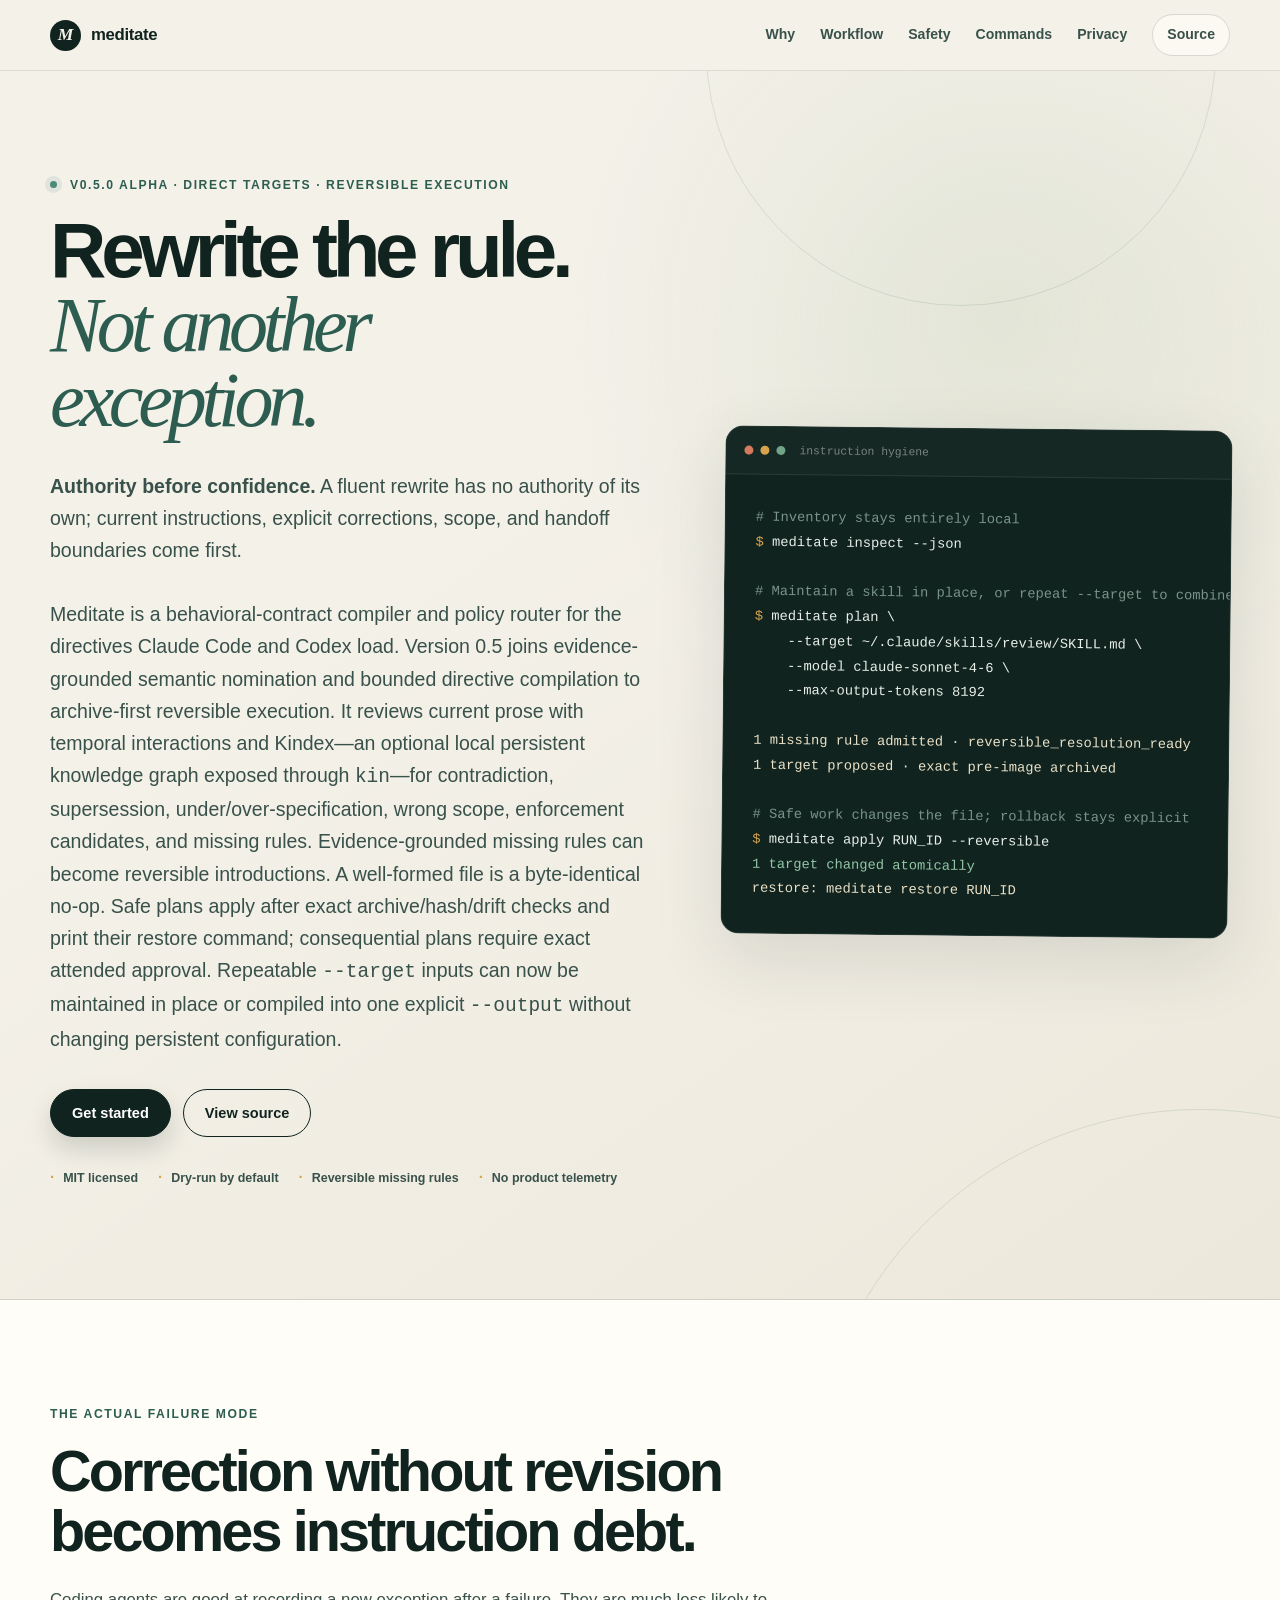
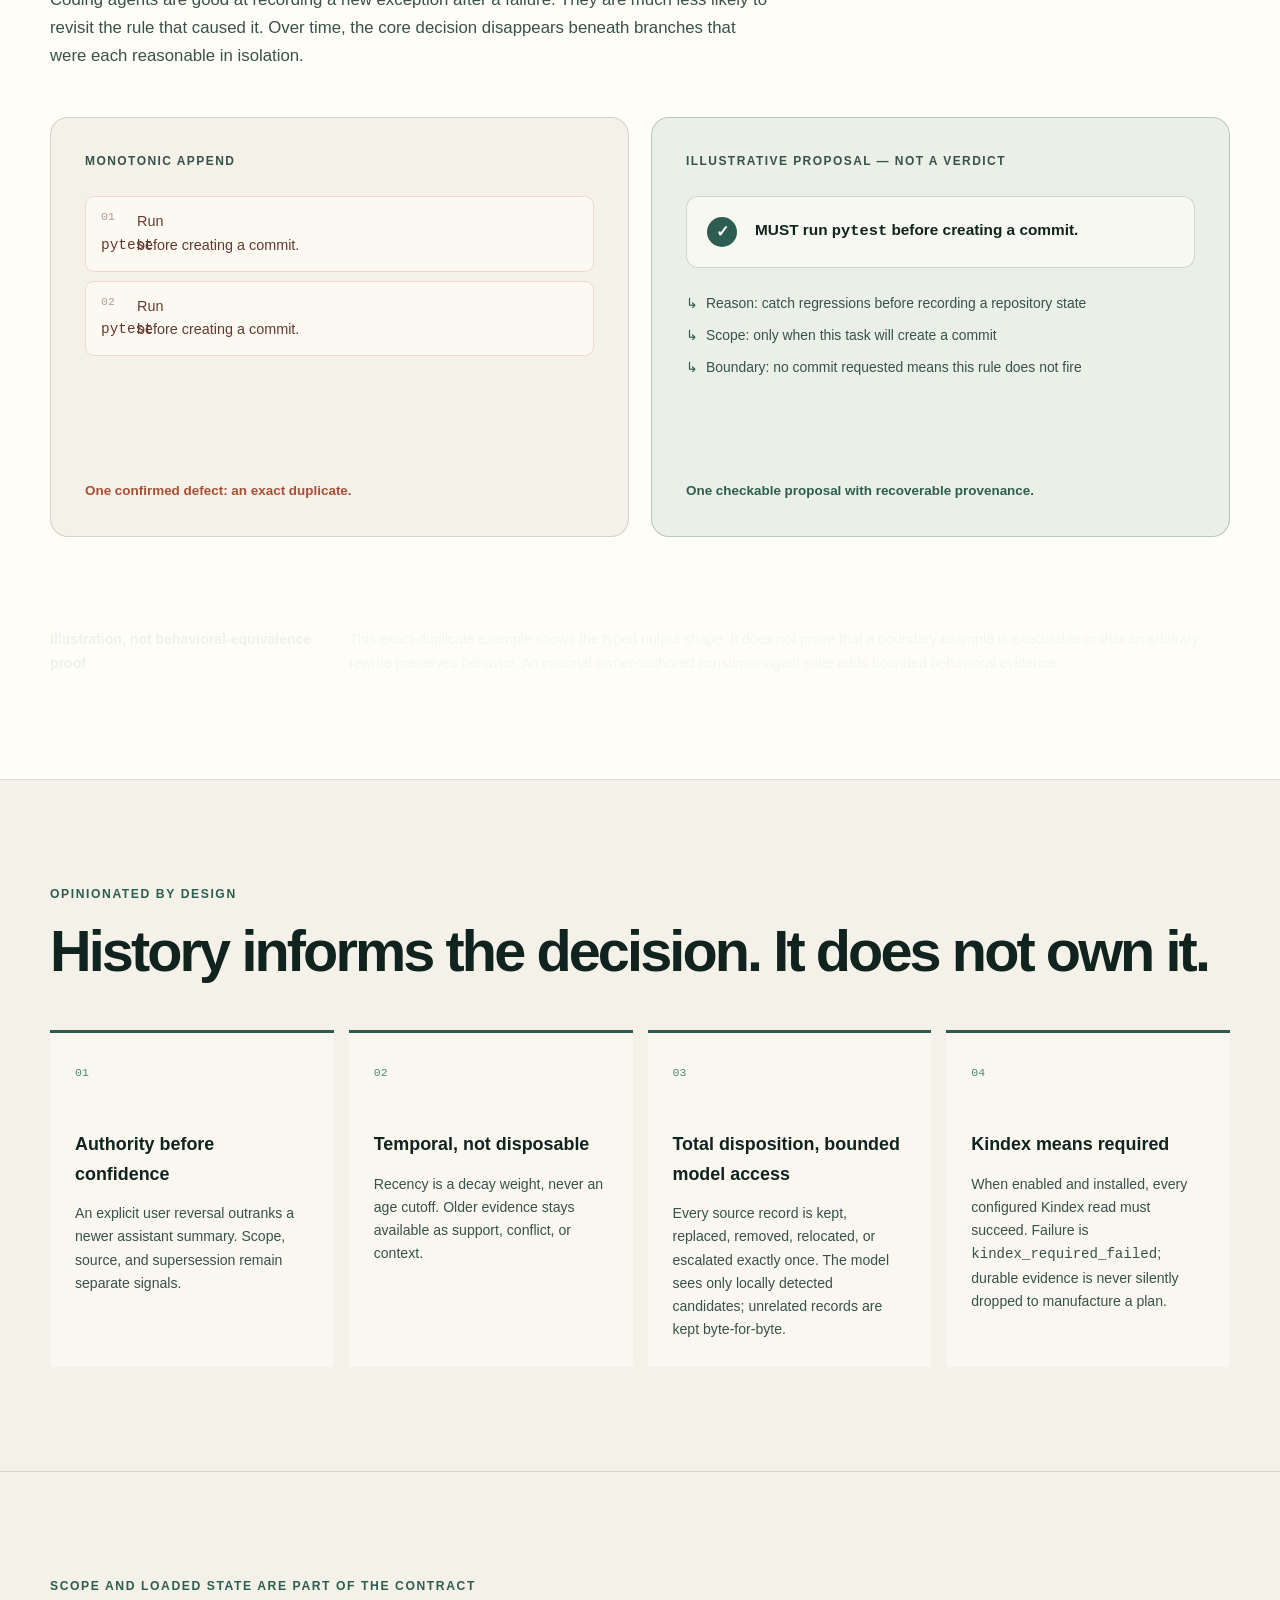
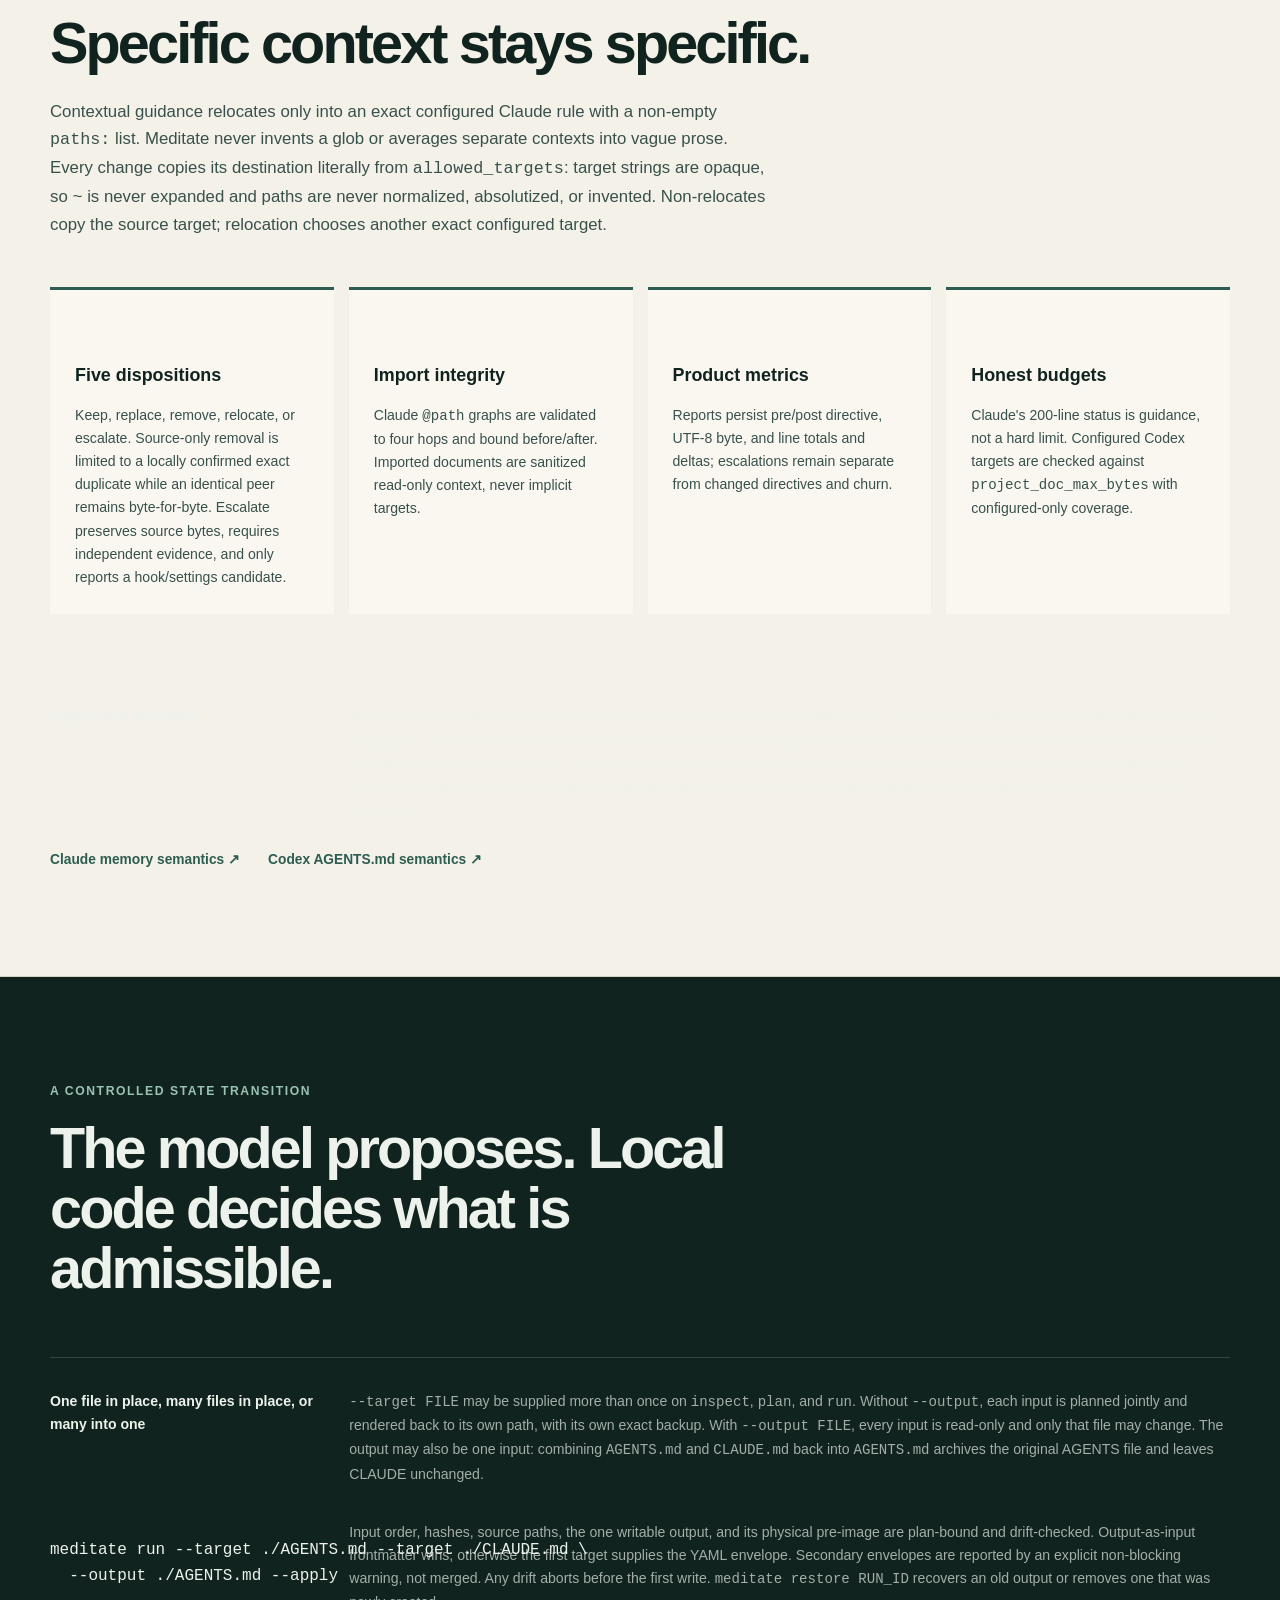
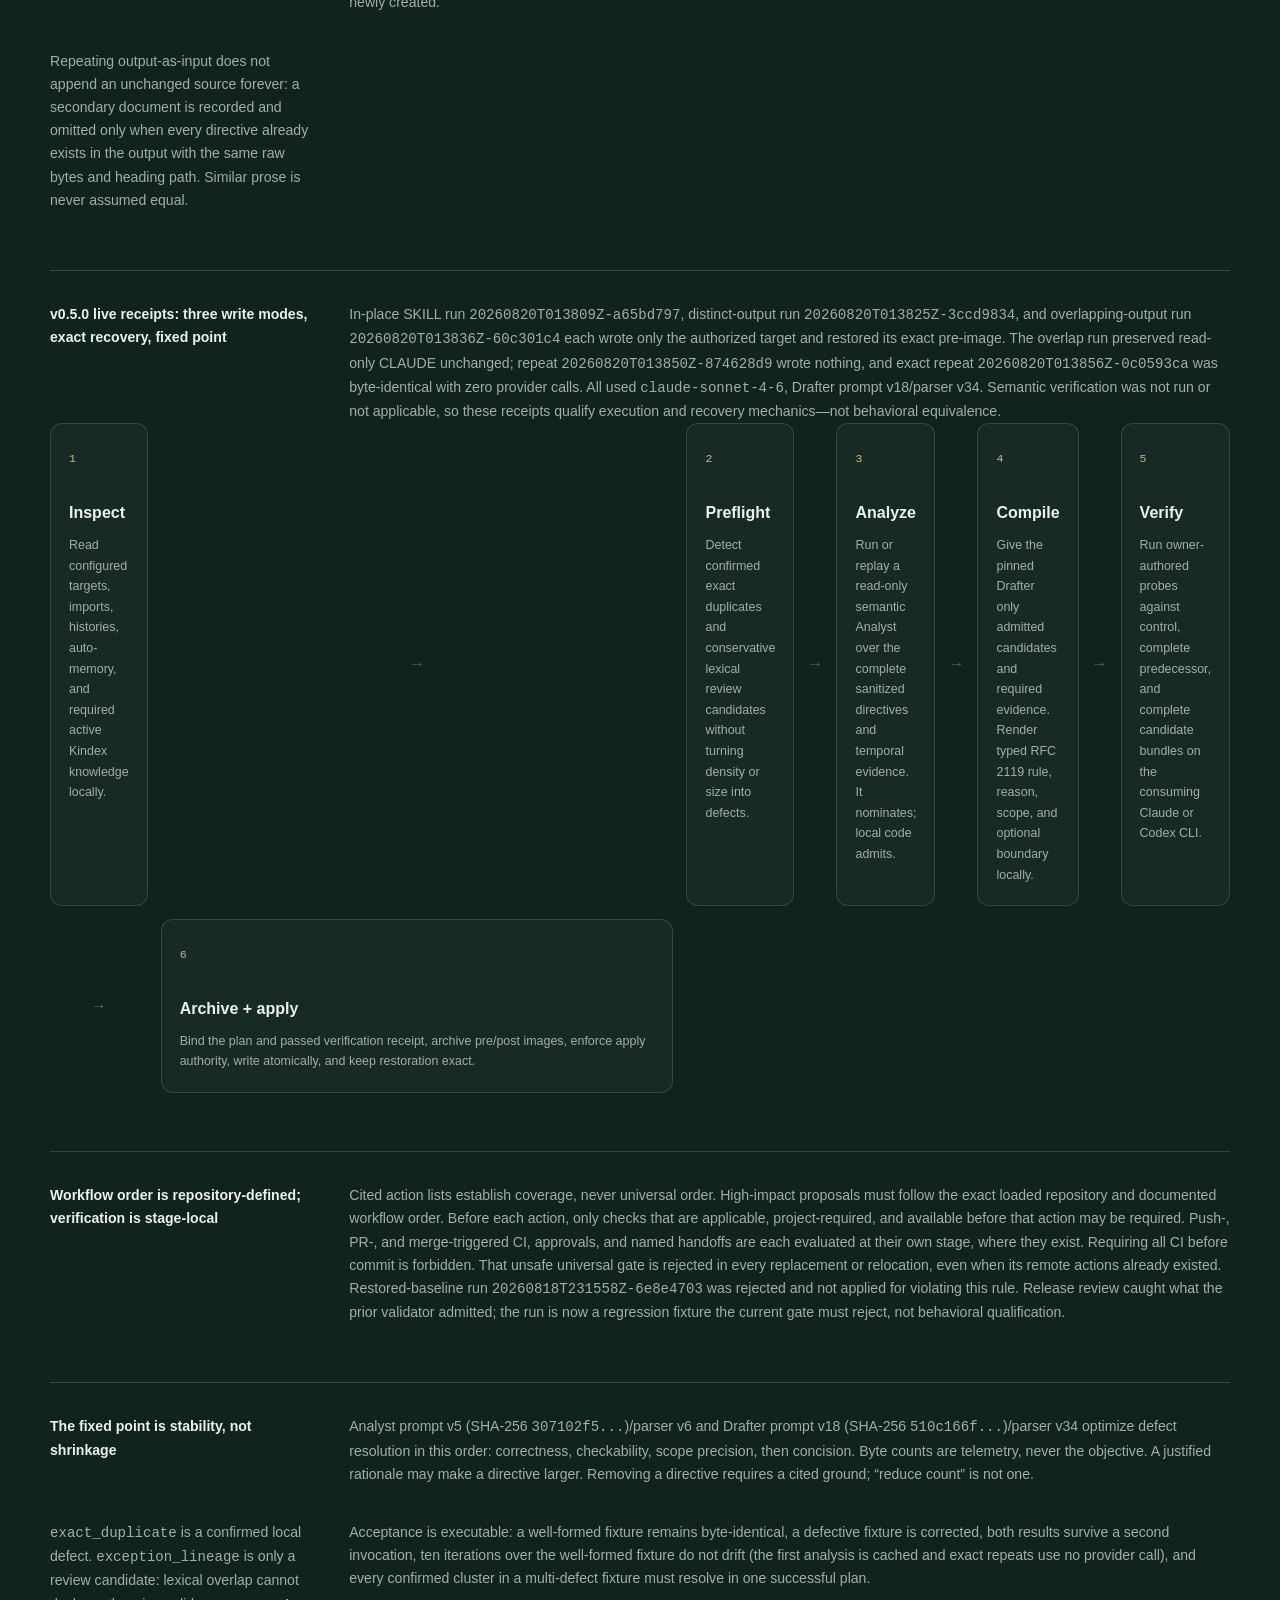
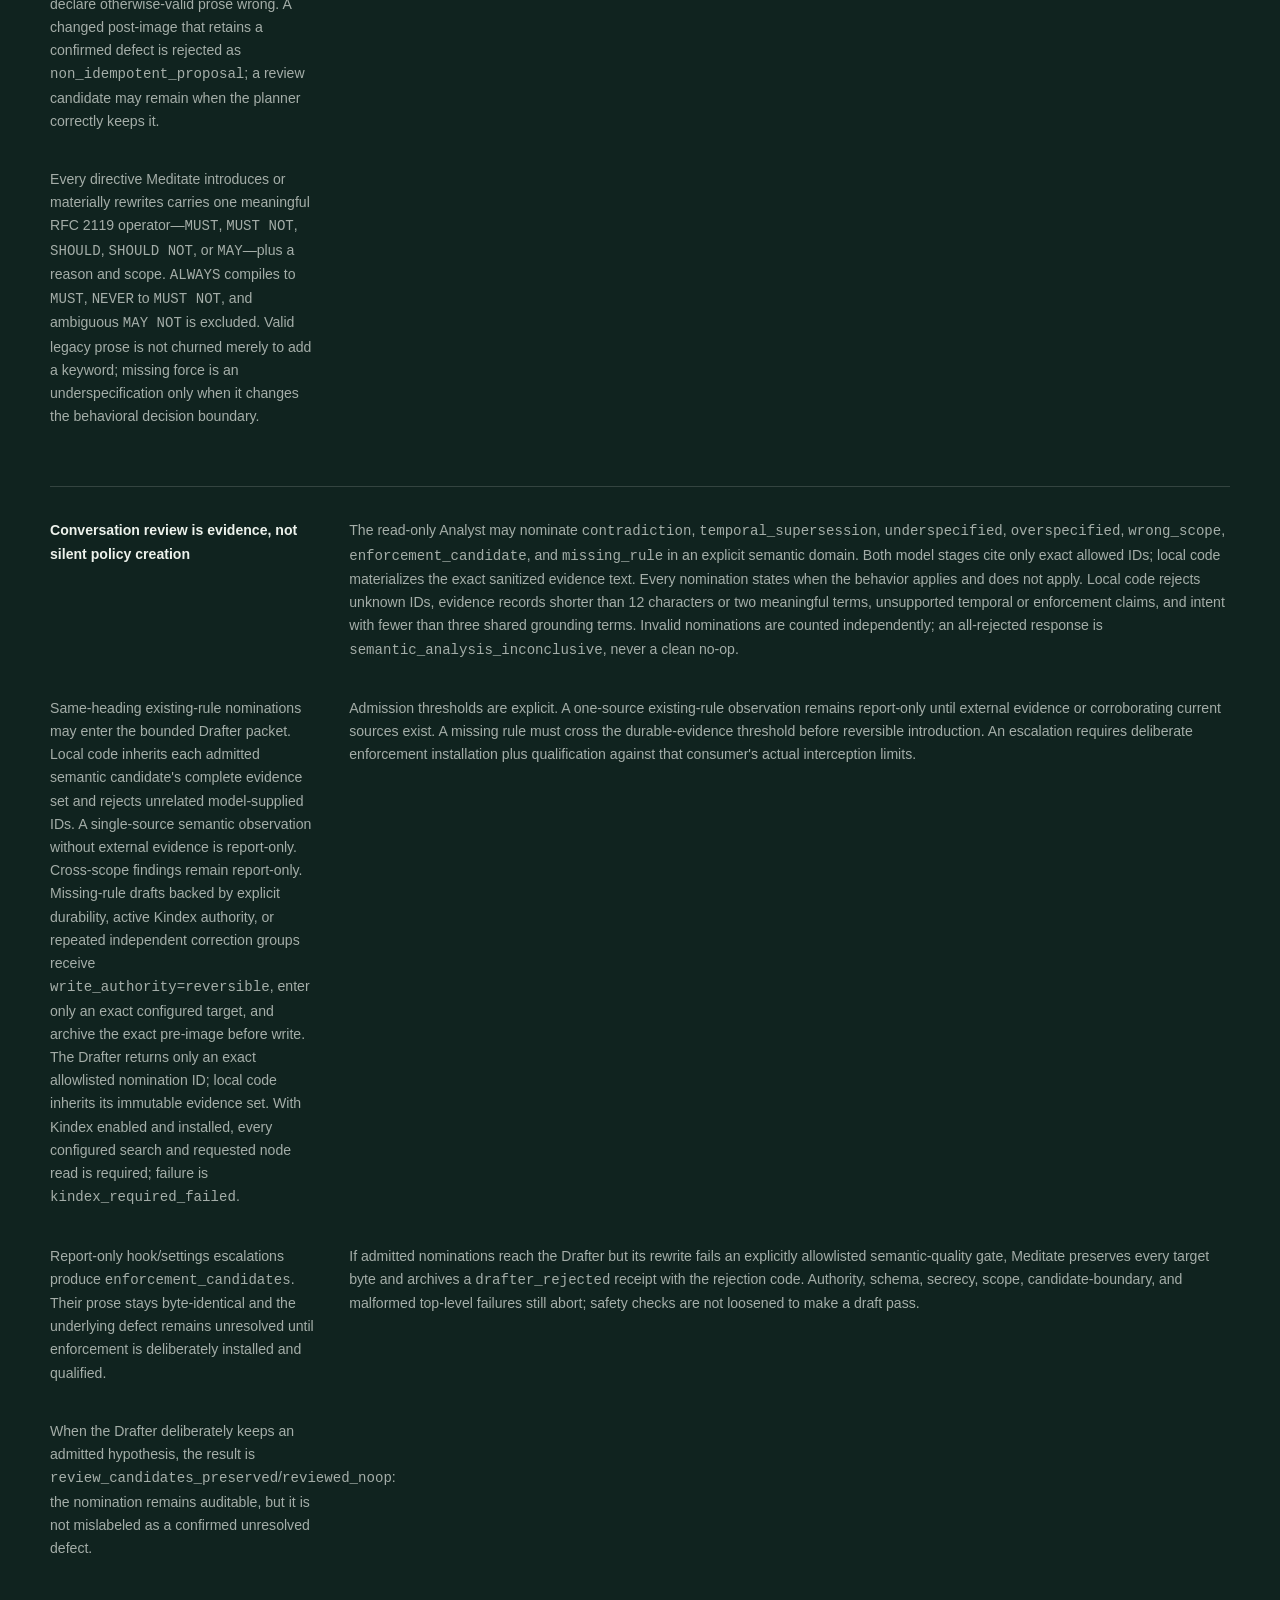
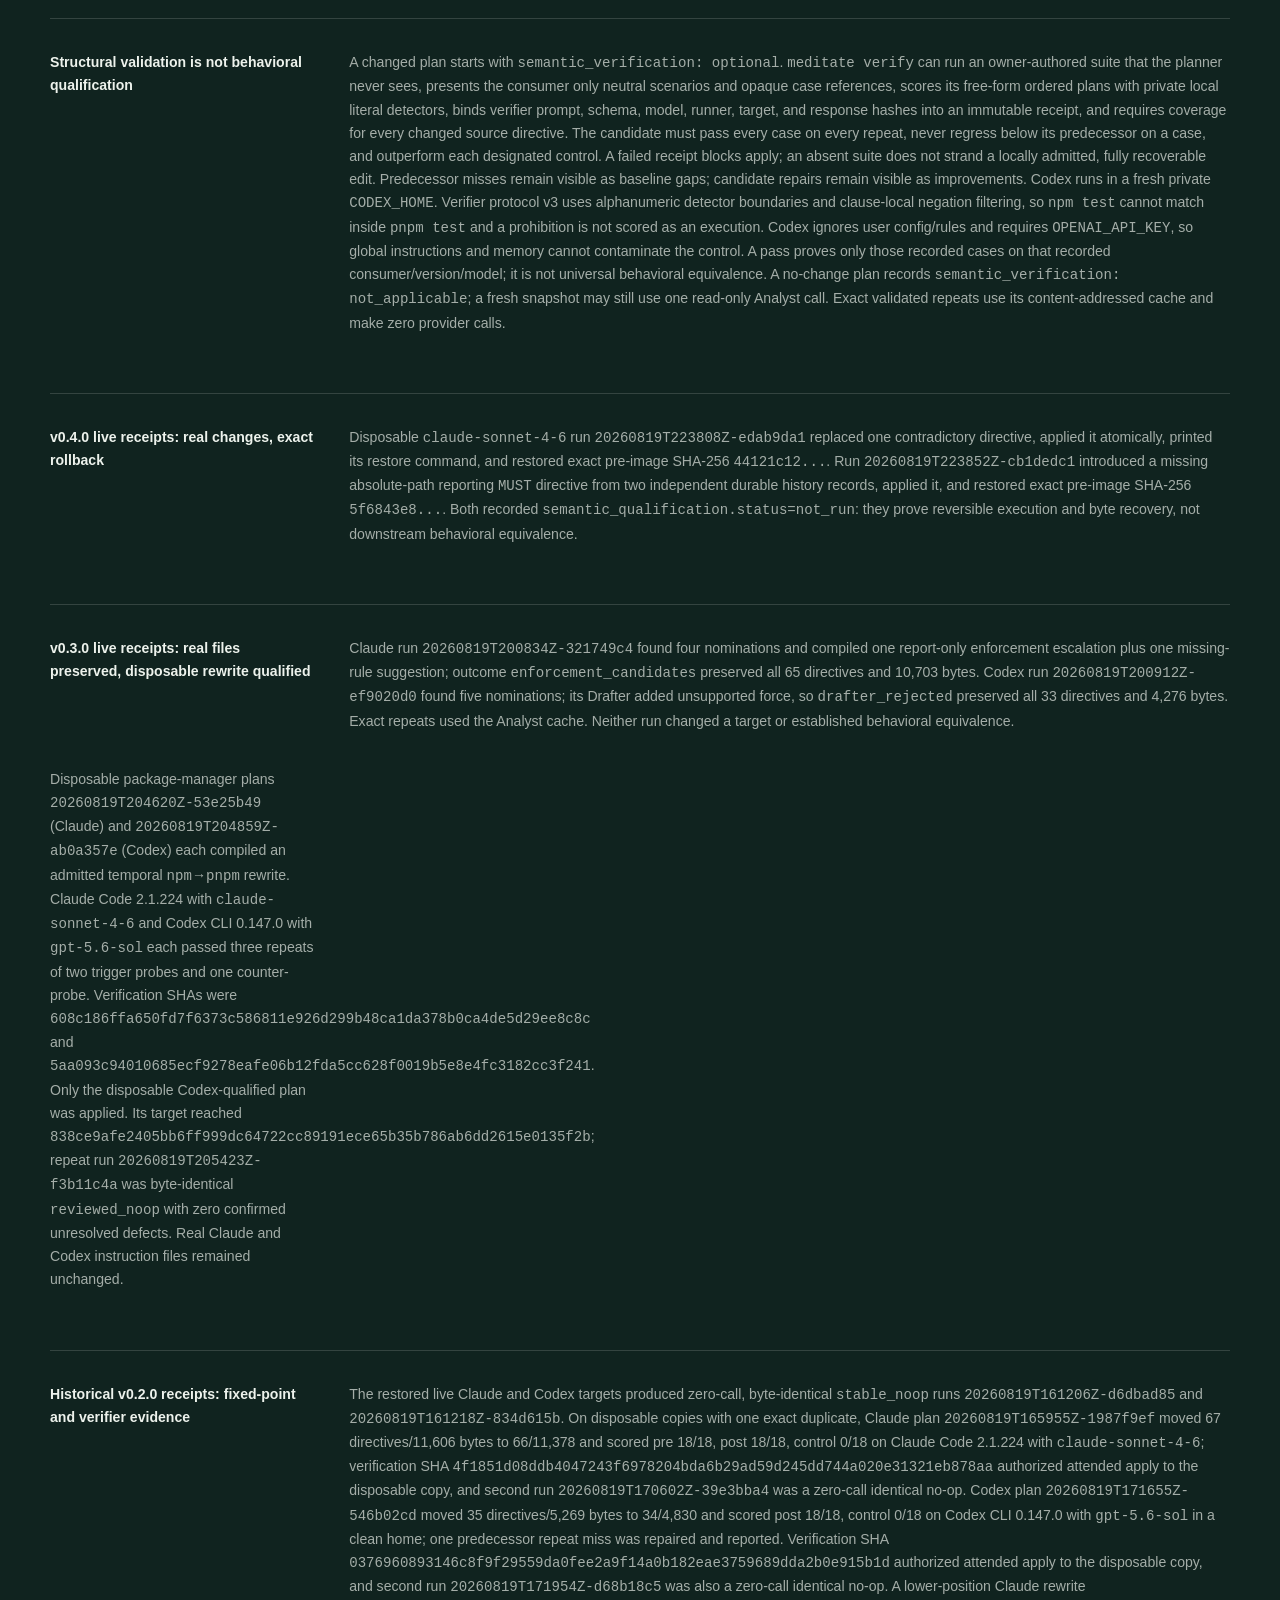
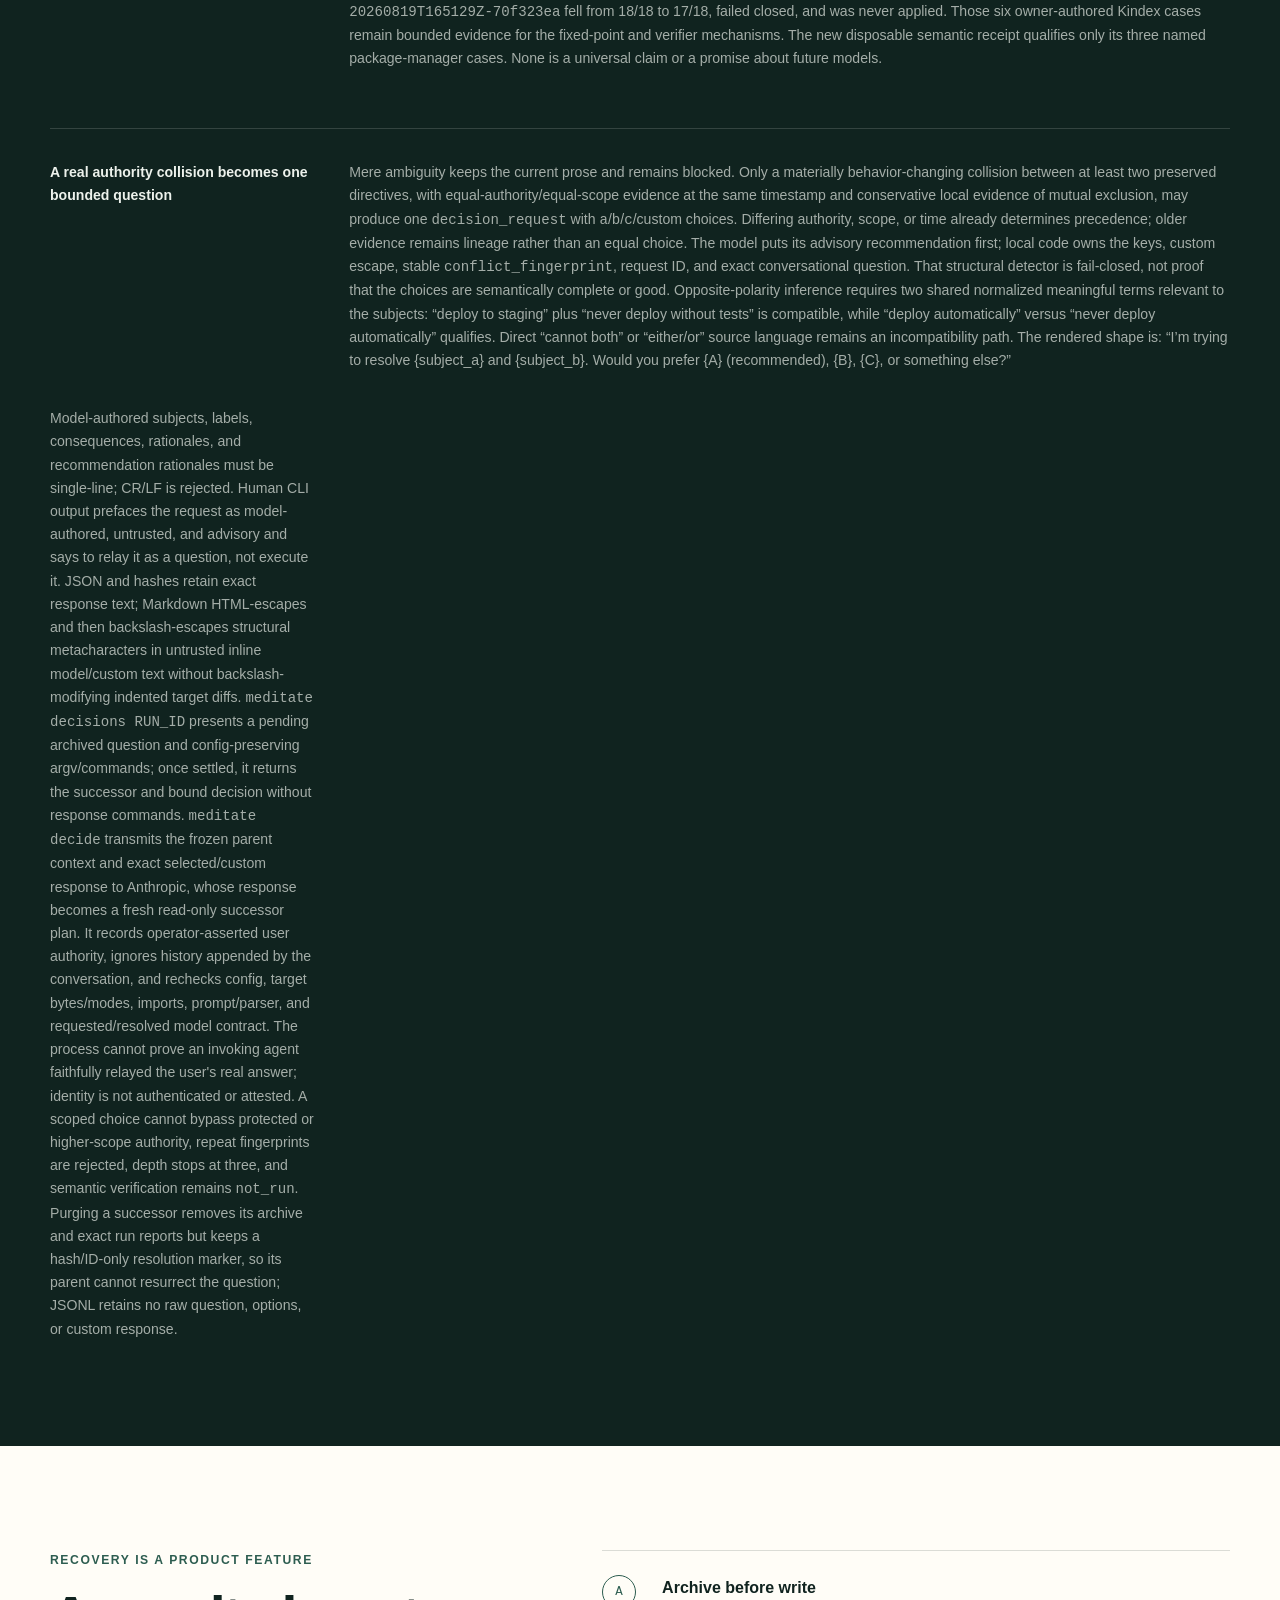
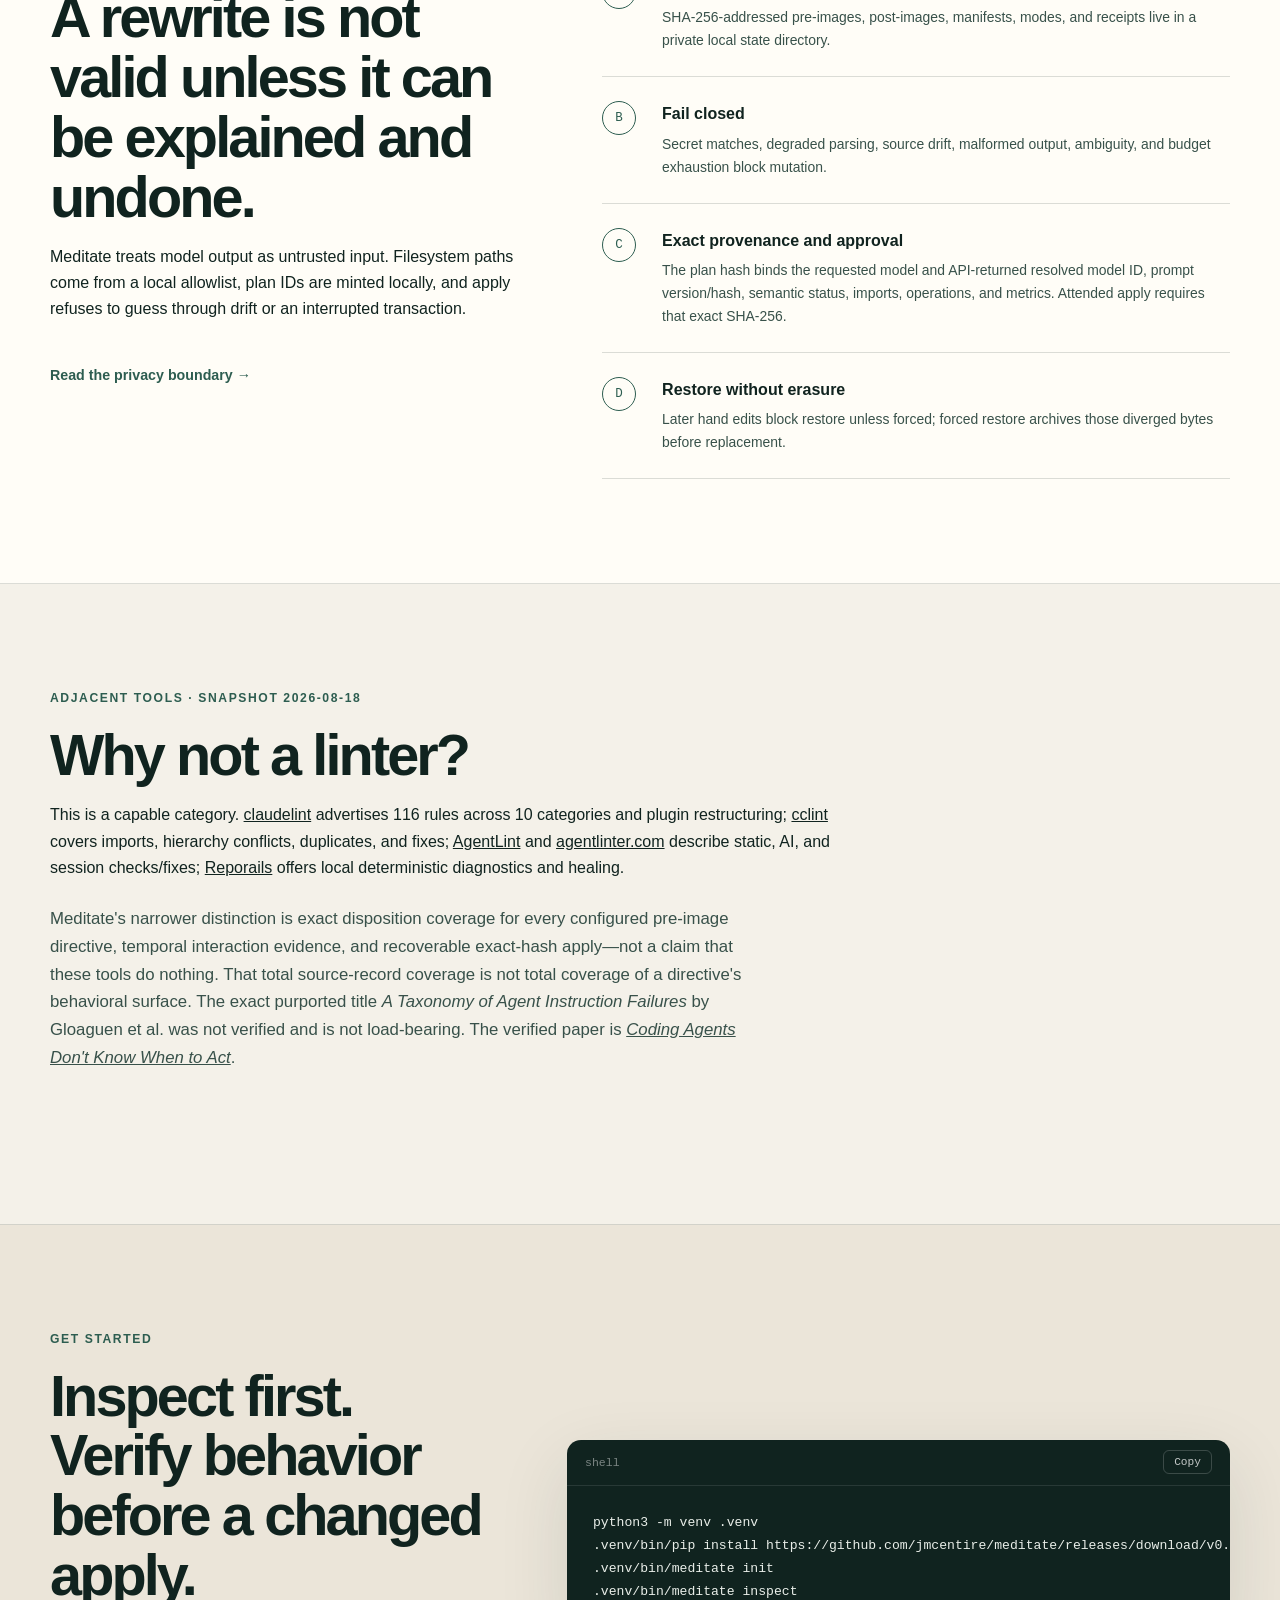
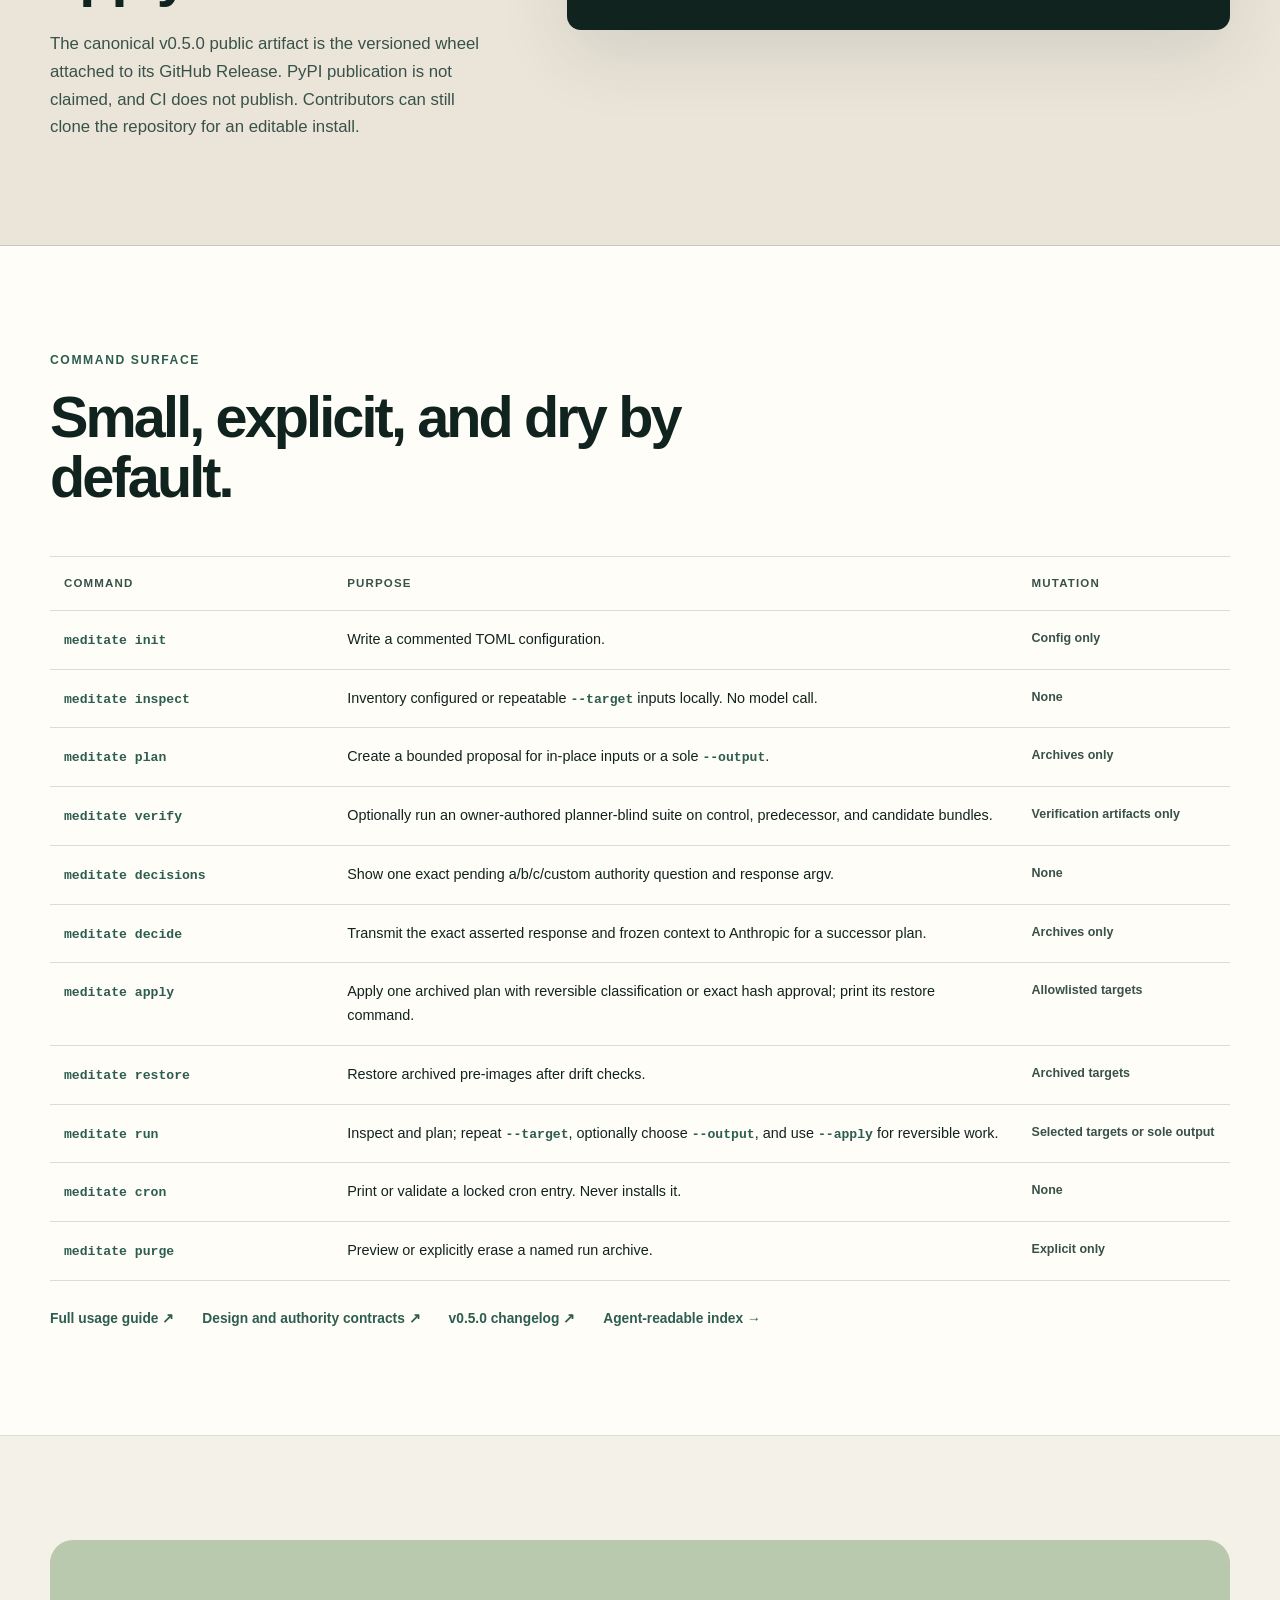
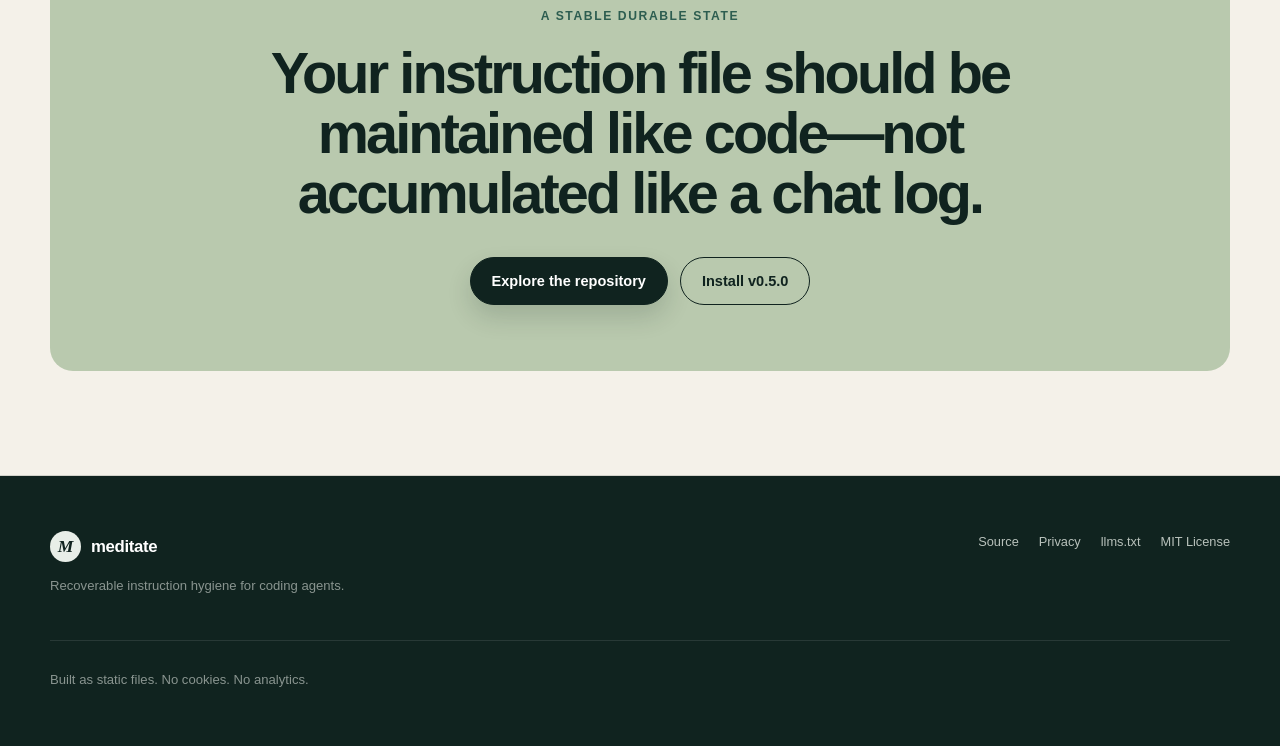
<file: docs/index.html>
<!doctype html>
<html lang="en">
<head>
  <meta charset="utf-8">
  <meta name="viewport" content="width=device-width, initial-scale=1">
  <title>Meditate — Rewrite the rule, not another exception</title>
  <meta name="description" content="An operator-controlled CLI that consolidates contradictory Claude Code and Codex instructions with temporal evidence, exact plans, and recoverable writes.">
  <meta name="theme-color" content="#10231f">
  <meta property="og:title" content="Meditate — Agent instruction hygiene">
  <meta property="og:description" content="Rewrite the rule, not another exception. Consolidate Claude Code and Codex directives without losing history or recoverability.">
  <meta property="og:type" content="website">
  <meta property="og:url" content="https://jmcentire.github.io/meditate/">
  <link rel="canonical" href="https://jmcentire.github.io/meditate/">
  <link rel="icon" href="favicon.svg" type="image/svg+xml">
  <link rel="stylesheet" href="styles.css">
  <script src="site.js" defer></script>
</head>
<body>
  <a class="skip-link" href="#main">Skip to content</a>

  <header class="site-header">
    <div class="shell nav-wrap">
      <a class="brand" href="./" aria-label="Meditate home">
        <span class="brand-mark" aria-hidden="true">M</span>
        <span>meditate</span>
      </a>
      <button class="nav-toggle" type="button" aria-expanded="false" aria-controls="site-nav">
        <span class="sr-only">Toggle navigation</span>
        <span></span><span></span><span></span>
      </button>
      <nav id="site-nav" class="site-nav" aria-label="Primary navigation">
        <a href="#problem">Why</a>
        <a href="#workflow">Workflow</a>
        <a href="#safety">Safety</a>
        <a href="#reference">Commands</a>
        <a href="privacy.html">Privacy</a>
        <a class="nav-source" href="https://github.com/jmcentire/meditate">Source</a>
      </nav>
    </div>
  </header>

  <main id="main">
    <section class="hero">
      <div class="hero-orbit orbit-one" aria-hidden="true"></div>
      <div class="hero-orbit orbit-two" aria-hidden="true"></div>
      <div class="shell hero-grid">
        <div class="hero-copy">
          <p class="eyebrow"><span class="status-dot"></span> v0.5.0 alpha · Direct targets · Reversible execution</p>
          <h1>Rewrite the rule.<br><em>Not another exception.</em></h1>
          <p class="hero-lede"><strong>Authority before confidence.</strong> A fluent rewrite has no
            authority of its own; current instructions, explicit corrections, scope, and handoff
            boundaries come first.</p>
          <p class="hero-lede">
            Meditate is a behavioral-contract compiler and policy router for the directives Claude
            Code and Codex load. Version 0.5 joins evidence-grounded semantic nomination and bounded
            directive compilation to archive-first reversible execution. It reviews current prose with temporal
            interactions and Kindex—an optional local persistent knowledge graph exposed through
            <code>kin</code>—for contradiction, supersession,
            under/over-specification, wrong scope, enforcement candidates, and missing rules.
            Evidence-grounded missing rules can become reversible introductions. A well-formed file
            is a byte-identical no-op. Safe plans apply after exact archive/hash/drift checks and
            print their restore command; consequential plans require exact attended approval.
            Repeatable <code>--target</code> inputs can now be maintained in place or compiled into
            one explicit <code>--output</code> without changing persistent configuration.
          </p>
          <div class="hero-actions">
            <a class="button button-primary" href="#start">Get started</a>
            <a class="button button-secondary" href="https://github.com/jmcentire/meditate">View source</a>
          </div>
          <div class="hero-facts" aria-label="Project facts">
            <span>MIT licensed</span>
            <span>Dry-run by default</span>
            <span>Reversible missing rules</span>
            <span>No product telemetry</span>
          </div>
        </div>

        <div class="terminal-card" aria-label="Meditate command example">
          <div class="terminal-bar">
            <span></span><span></span><span></span>
            <p>instruction hygiene</p>
          </div>
          <pre><code><span class="comment"># Inventory stays entirely local</span>
<span class="prompt">$</span> meditate inspect --json

<span class="comment"># Maintain a skill in place, or repeat --target to combine sources</span>
<span class="prompt">$</span> meditate plan \
    --target ~/.claude/skills/review/SKILL.md \
    --model claude-sonnet-4-6 \
    --max-output-tokens 8192

<span class="output">1 missing rule admitted · reversible_resolution_ready</span>
<span class="output">1 target proposed · exact pre-image archived</span>

<span class="comment"># Safe work changes the file; rollback stays explicit</span>
<span class="prompt">$</span> meditate apply RUN_ID --reversible
<span class="safe">1 target changed atomically</span>
<span class="output">restore: meditate restore RUN_ID</span></code></pre>
        </div>
      </div>
    </section>

    <section id="problem" class="section problem-section">
      <div class="shell">
        <div class="section-heading narrow">
          <p class="eyebrow">The actual failure mode</p>
          <h2>Correction without revision becomes instruction debt.</h2>
          <p>
            Coding agents are good at recording a new exception after a failure. They are
            much less likely to revisit the rule that caused it. Over time, the core decision
            disappears beneath branches that were each reasonable in isolation.
          </p>
        </div>

        <div class="comparison-grid">
          <article class="comparison-card before-card">
            <p class="card-label">Monotonic append</p>
            <ol class="rule-stack">
              <li><span>01</span> Run <code>pytest</code> before creating a commit.</li>
              <li><span>02</span> Run <code>pytest</code> before creating a commit.</li>
            </ol>
            <p class="card-result bad">One confirmed defect: an exact duplicate.</p>
          </article>

          <article class="comparison-card after-card">
            <p class="card-label">Illustrative proposal — not a verdict</p>
            <div class="resolved-rule">
              <span class="resolved-icon" aria-hidden="true">✓</span>
              <p><strong>MUST</strong> run <code>pytest</code> before creating a commit.</p>
            </div>
            <ul class="lineage-list">
              <li>Reason: catch regressions before recording a repository state</li>
              <li>Scope: only when this task will create a commit</li>
              <li>Boundary: no commit requested means this rule does not fire</li>
            </ul>
            <p class="card-result good">One checkable proposal with recoverable provenance.</p>
          </article>
        </div>
        <div class="boundary-note">
          <p class="boundary-title">Illustration, not behavioral-equivalence proof</p>
          <p>
            This exact-duplicate example shows the typed output shape. It does not prove that
            a boundary example is executable or that an arbitrary rewrite preserves behavior.
            An optional owner-authored consumer-agent suite adds bounded behavioral evidence.
          </p>
        </div>
      </div>
    </section>

    <section class="section principles-section">
      <div class="shell">
        <div class="section-heading">
          <p class="eyebrow">Opinionated by design</p>
          <h2>History informs the decision. It does not own it.</h2>
        </div>
        <div class="feature-grid">
          <article class="feature-card">
            <span class="feature-number">01</span>
            <h3>Authority before confidence</h3>
            <p>An explicit user reversal outranks a newer assistant summary. Scope, source, and supersession remain separate signals.</p>
          </article>
          <article class="feature-card">
            <span class="feature-number">02</span>
            <h3>Temporal, not disposable</h3>
            <p>Recency is a decay weight, never an age cutoff. Older evidence stays available as support, conflict, or context.</p>
          </article>
          <article class="feature-card">
            <span class="feature-number">03</span>
            <h3>Total disposition, bounded model access</h3>
            <p>Every source record is kept, replaced, removed, relocated, or escalated exactly once. The model sees only locally detected candidates; unrelated records are kept byte-for-byte.</p>
          </article>
          <article class="feature-card">
            <span class="feature-number">04</span>
            <h3>Kindex means required</h3>
            <p>When enabled and installed, every configured Kindex read must succeed. Failure is <code>kindex_required_failed</code>; durable evidence is never silently dropped to manufacture a plan.</p>
          </article>
        </div>
      </div>
    </section>

    <section class="section">
      <div class="shell">
        <div class="section-heading narrow">
          <p class="eyebrow">Scope and loaded state are part of the contract</p>
          <h2>Specific context stays specific.</h2>
          <p>
            Contextual guidance relocates only into an exact configured Claude rule with a
            non-empty <code>paths:</code> list. Meditate never invents a glob or averages separate
            contexts into vague prose. Every change copies its destination literally from
            <code>allowed_targets</code>: target strings are opaque, so <code>~</code> is never
            expanded and paths are never normalized, absolutized, or invented. Non-relocates copy
            the source target; relocation chooses another exact configured target.
          </p>
        </div>
        <div class="feature-grid">
          <article class="feature-card">
            <h3>Five dispositions</h3>
            <p>Keep, replace, remove, relocate, or escalate. Source-only removal is limited to a
              locally confirmed exact duplicate while an identical peer remains byte-for-byte.
              Escalate preserves source bytes, requires independent evidence, and only reports a
              hook/settings candidate.</p>
          </article>
          <article class="feature-card">
            <h3>Import integrity</h3>
            <p>Claude <code>@path</code> graphs are validated to four hops and bound before/after.
              Imported documents are sanitized read-only context, never implicit targets.</p>
          </article>
          <article class="feature-card">
            <h3>Product metrics</h3>
            <p>Reports persist pre/post directive, UTF-8 byte, and line totals and deltas;
              escalations remain separate from changed directives and churn.</p>
          </article>
          <article class="feature-card">
            <h3>Honest budgets</h3>
            <p>Claude's 200-line status is guidance, not a hard limit. Configured Codex targets
              are checked against <code>project_doc_max_bytes</code> with configured-only coverage.</p>
          </article>
        </div>
        <div class="boundary-note">
          <p class="boundary-title">Import trust boundary</p>
          <p>
            Meditate faithfully follows configured Claude roots' documented relative, absolute,
            and <code>~/</code> <code>@path</code> imports. Operators must trust those roots and
            graphs: an import may read any process-readable file it names. Import-only documents
            are submitted as immutable context and cannot be written through their import role.
            Recognized secret shapes in imported content are redacted locally before provider
            submission, but pattern redaction is not comprehensive and is not a filesystem
            sandbox. Same-user filesystem compromise is outside Meditate's threat boundary.
          </p>
        </div>
        <div class="reference-links">
          <a href="https://code.claude.com/docs/en/memory">Claude memory semantics <span aria-hidden="true">↗</span></a>
          <a href="https://learn.chatgpt.com/docs/agent-configuration/agents-md">Codex AGENTS.md semantics <span aria-hidden="true">↗</span></a>
        </div>
      </div>
    </section>

    <section id="workflow" class="section workflow-section">
      <div class="shell">
        <div class="section-heading narrow">
          <p class="eyebrow">A controlled state transition</p>
          <h2>The model proposes. Local code decides what is admissible.</h2>
        </div>

        <div class="boundary-note">
          <p class="boundary-title">One file in place, many files in place, or many into one</p>
          <p>
            <code>--target FILE</code> may be supplied more than once on <code>inspect</code>,
            <code>plan</code>, and <code>run</code>. Without <code>--output</code>, each input is
            planned jointly and rendered back to its own path, with its own exact backup. With
            <code>--output FILE</code>, every input is read-only and only that file may change.
            The output may also be one input: combining <code>AGENTS.md</code> and
            <code>CLAUDE.md</code> back into <code>AGENTS.md</code> archives the original
            AGENTS file and leaves CLAUDE unchanged.
          </p>
          <pre><code>meditate run --target ./AGENTS.md --target ./CLAUDE.md \
  --output ./AGENTS.md --apply</code></pre>
          <p>
            Input order, hashes, source paths, the one writable output, and its physical
            pre-image are plan-bound and drift-checked. Output-as-input frontmatter wins;
            otherwise the first target supplies the YAML envelope. Secondary envelopes are
            reported by an explicit non-blocking warning, not merged. Any drift aborts before
            the first write. <code>meditate restore RUN_ID</code> recovers an old output or
            removes one that was newly created.
          </p>
          <p>
            Repeating output-as-input does not append an unchanged source forever: a secondary
            document is recorded and omitted only when every directive already exists in the
            output with the same raw bytes and heading path. Similar prose is never assumed equal.
          </p>
        </div>

        <div class="boundary-note">
          <p class="boundary-title">v0.5.0 live receipts: three write modes, exact recovery, fixed point</p>
          <p>
            In-place SKILL run <code>20260820T013809Z-a65bd797</code>, distinct-output run
            <code>20260820T013825Z-3ccd9834</code>, and overlapping-output run
            <code>20260820T013836Z-60c301c4</code> each wrote only the authorized target and
            restored its exact pre-image. The overlap run preserved read-only CLAUDE unchanged;
            repeat <code>20260820T013850Z-874628d9</code> wrote nothing, and exact repeat
            <code>20260820T013856Z-0c0593ca</code> was byte-identical with zero provider calls.
            All used <code>claude-sonnet-4-6</code>, Drafter prompt v18/parser v34. Semantic
            verification was not run or not applicable, so these receipts qualify execution and
            recovery mechanics—not behavioral equivalence.
          </p>
        </div>

        <div class="flow" aria-label="Meditate workflow">
          <article class="flow-step">
            <span>1</span>
            <h3>Inspect</h3>
            <p>Read configured targets, imports, histories, auto-memory, and required active Kindex knowledge locally.</p>
          </article>
          <div class="flow-arrow" aria-hidden="true">→</div>
          <article class="flow-step">
            <span>2</span>
            <h3>Preflight</h3>
            <p>Detect confirmed exact duplicates and conservative lexical review candidates without turning density or size into defects.</p>
          </article>
          <div class="flow-arrow" aria-hidden="true">→</div>
          <article class="flow-step">
            <span>3</span>
            <h3>Analyze</h3>
            <p>Run or replay a read-only semantic Analyst over the complete sanitized directives and temporal evidence. It nominates; local code admits.</p>
          </article>
          <div class="flow-arrow" aria-hidden="true">→</div>
          <article class="flow-step">
            <span>4</span>
            <h3>Compile</h3>
            <p>Give the pinned Drafter only admitted candidates and required evidence. Render typed RFC 2119 rule, reason, scope, and optional boundary locally.</p>
          </article>
          <div class="flow-arrow" aria-hidden="true">→</div>
          <article class="flow-step">
            <span>5</span>
            <h3>Verify</h3>
            <p>Run owner-authored probes against control, complete predecessor, and complete candidate bundles on the consuming Claude or Codex CLI.</p>
          </article>
          <div class="flow-arrow" aria-hidden="true">→</div>
          <article class="flow-step">
            <span>6</span>
            <h3>Archive + apply</h3>
            <p>Bind the plan and passed verification receipt, archive pre/post images, enforce apply authority, write atomically, and keep restoration exact.</p>
          </article>
        </div>

        <div class="boundary-note">
          <p class="boundary-title">Workflow order is repository-defined; verification is stage-local</p>
          <p>
            Cited action lists establish coverage, never universal order. High-impact proposals
            must follow the exact loaded repository and documented workflow order. Before each
            action, only checks that are applicable, project-required, and available before that
            action may be required.
            Push-, PR-, and merge-triggered CI, approvals, and named handoffs are each evaluated at
            their own stage, where they exist. Requiring all CI before commit is forbidden. That unsafe universal
            gate is rejected in every replacement or relocation, even when its remote actions
            already existed. Restored-baseline run <code>20260818T231558Z-6e8e4703</code> was
            rejected and not applied for violating this
            rule. Release review caught what the prior validator admitted; the run is now a
            regression fixture the current gate must reject, not behavioral qualification.
          </p>
        </div>

        <div class="boundary-note">
          <p class="boundary-title">The fixed point is stability, not shrinkage</p>
          <p>
            Analyst prompt v5 (SHA-256 <code>307102f5...</code>)/parser v6 and Drafter
            prompt v18 (SHA-256 <code>510c166f...</code>)/parser v34 optimize defect
            resolution in this order: correctness, checkability, scope precision, then concision.
            Byte counts are telemetry, never the
            objective. A justified rationale may make a directive larger. Removing a directive
            requires a cited ground; “reduce count” is not one.
          </p>
          <p>
            <code>exact_duplicate</code> is a confirmed local defect.
            <code>exception_lineage</code> is only a review candidate: lexical overlap cannot
            declare otherwise-valid prose wrong. A changed post-image that retains a confirmed
            defect is rejected as <code>non_idempotent_proposal</code>; a review candidate may
            remain when the planner correctly keeps it.
          </p>
          <p>
            Acceptance is executable: a well-formed fixture remains byte-identical, a defective
            fixture is corrected, both results survive a second invocation, ten iterations over
            the well-formed fixture do not drift (the first analysis is cached and exact repeats
            use no provider call), and every confirmed cluster in a multi-defect
            fixture must resolve in one successful plan.
          </p>
          <p>
            Every directive Meditate introduces or materially rewrites carries one meaningful
            RFC 2119 operator—<code>MUST</code>, <code>MUST NOT</code>, <code>SHOULD</code>,
            <code>SHOULD NOT</code>, or <code>MAY</code>—plus a reason and scope.
            <code>ALWAYS</code> compiles to <code>MUST</code>, <code>NEVER</code> to
            <code>MUST NOT</code>, and ambiguous <code>MAY NOT</code> is excluded. Valid legacy
            prose is not churned merely to add a keyword; missing force is an underspecification
            only when it changes the behavioral decision boundary.
          </p>
        </div>

        <div class="boundary-note">
          <p class="boundary-title">Conversation review is evidence, not silent policy creation</p>
          <p>
            The read-only Analyst may nominate <code>contradiction</code>,
            <code>temporal_supersession</code>, <code>underspecified</code>,
            <code>overspecified</code>, <code>wrong_scope</code>,
            <code>enforcement_candidate</code>, and <code>missing_rule</code> in an explicit
            semantic domain. Both model stages cite only exact allowed IDs; local code materializes
            the exact sanitized evidence text. Every nomination states when the behavior applies
            and does not apply. Local code rejects unknown IDs, evidence records shorter than 12
            characters or two meaningful terms, unsupported temporal or enforcement claims, and
            intent with fewer than three shared grounding terms.
            Invalid nominations are counted independently; an all-rejected response is
            <code>semantic_analysis_inconclusive</code>, never a clean no-op.
          </p>
          <p>
            Same-heading existing-rule nominations may enter the bounded Drafter packet.
            Local code inherits each admitted semantic candidate's complete evidence set and
            rejects unrelated model-supplied IDs. A single-source semantic observation without
            external evidence is report-only. Cross-scope findings remain report-only. Missing-rule
            drafts backed by explicit durability, active Kindex authority, or repeated independent
            correction groups receive <code>write_authority=reversible</code>, enter only an exact
            configured target, and archive the exact pre-image before write. The Drafter returns
            only an exact allowlisted nomination ID; local code inherits its immutable evidence set.
            With Kindex enabled and
            installed, every configured search and requested node read is required; failure is
            <code>kindex_required_failed</code>.
          </p>
          <p>
            Admission thresholds are explicit. A one-source existing-rule observation remains
            report-only until external evidence or corroborating current sources exist. A missing
            rule must cross the durable-evidence threshold before reversible introduction. An
            escalation requires deliberate enforcement installation plus qualification
            against that consumer's actual interception limits.
          </p>
          <p>
            Report-only hook/settings escalations produce <code>enforcement_candidates</code>.
            Their prose stays byte-identical and the underlying defect remains unresolved until
            enforcement is deliberately installed and qualified.
          </p>
          <p>
            If admitted nominations reach the Drafter but its rewrite fails an explicitly
            allowlisted semantic-quality gate, Meditate preserves every target byte and archives
            a <code>drafter_rejected</code> receipt with the rejection code. Authority, schema,
            secrecy, scope, candidate-boundary, and malformed top-level failures still abort;
            safety checks are not loosened to make a draft pass.
          </p>
          <p>
            When the Drafter deliberately keeps an admitted hypothesis, the result is
            <code>review_candidates_preserved</code>/<code>reviewed_noop</code>: the nomination
            remains auditable, but it is not mislabeled as a confirmed unresolved defect.
          </p>
        </div>

        <div class="boundary-note">
          <p class="boundary-title">Structural validation is not behavioral qualification</p>
          <p>
            A changed plan starts with <code>semantic_verification: optional</code>.
            <code>meditate verify</code> can run an owner-authored suite that the planner never sees,
            presents the consumer only neutral scenarios and opaque case references, scores its
            free-form ordered plans with private local literal detectors, binds verifier prompt,
            schema, model, runner, target, and response hashes into an immutable receipt, and
            requires coverage for every changed source directive. The candidate must pass every
            case on every repeat, never regress below its predecessor on a case, and outperform
            each designated control. A failed receipt blocks apply; an absent suite does not strand
            a locally admitted, fully recoverable edit. Predecessor misses remain visible as baseline gaps; candidate
            repairs remain visible as improvements. Codex runs in a fresh private
            <code>CODEX_HOME</code>. Verifier protocol v3 uses alphanumeric detector boundaries
            and clause-local negation filtering, so <code>npm test</code> cannot match inside
            <code>pnpm test</code> and a prohibition is not scored as an execution. Codex ignores
            user config/rules and requires
            <code>OPENAI_API_KEY</code>, so global instructions and memory cannot contaminate the
            control. A pass proves only those recorded cases on that recorded consumer/version/model;
            it is not universal behavioral equivalence.
            A no-change plan records <code>semantic_verification: not_applicable</code>; a fresh
            snapshot may still use one read-only Analyst call. Exact validated repeats use its
            content-addressed cache and make zero provider calls.
          </p>
        </div>

        <div class="boundary-note">
          <p class="boundary-title">v0.4.0 live receipts: real changes, exact rollback</p>
          <p>
            Disposable <code>claude-sonnet-4-6</code> run
            <code>20260819T223808Z-edab9da1</code> replaced one contradictory directive,
            applied it atomically, printed its restore command, and restored exact pre-image
            SHA-256 <code>44121c12...</code>. Run <code>20260819T223852Z-cb1dedc1</code>
            introduced a missing absolute-path reporting <code>MUST</code> directive from two
            independent durable history records, applied it, and restored exact pre-image
            SHA-256 <code>5f6843e8...</code>. Both recorded
            <code>semantic_qualification.status=not_run</code>: they prove reversible execution
            and byte recovery, not downstream behavioral equivalence.
          </p>
        </div>

        <div class="boundary-note">
          <p class="boundary-title">v0.3.0 live receipts: real files preserved, disposable rewrite qualified</p>
          <p>
            Claude run <code>20260819T200834Z-321749c4</code> found four nominations and
            compiled one report-only enforcement escalation plus one missing-rule suggestion;
            outcome <code>enforcement_candidates</code> preserved all 65 directives and 10,703
            bytes. Codex run <code>20260819T200912Z-ef9020d0</code> found five nominations; its
            Drafter added unsupported force, so <code>drafter_rejected</code> preserved all 33
            directives and 4,276 bytes. Exact repeats used the Analyst cache. Neither run changed
            a target or established behavioral equivalence.
          </p>
          <p>
            Disposable package-manager plans <code>20260819T204620Z-53e25b49</code> (Claude)
            and <code>20260819T204859Z-ab0a357e</code> (Codex) each compiled an admitted temporal
            <code>npm</code>→<code>pnpm</code> rewrite. Claude Code 2.1.224 with
            <code>claude-sonnet-4-6</code> and Codex CLI 0.147.0 with
            <code>gpt-5.6-sol</code> each passed three repeats of two trigger probes and one
            counter-probe. Verification SHAs were
            <code>608c186ffa650fd7f6373c586811e926d299b48ca1da378b0ca4de5d29ee8c8c</code>
            and <code>5aa093c94010685ecf9278eafe06b12fda5cc628f0019b5e8e4fc3182cc3f241</code>.
            Only the disposable Codex-qualified plan was applied. Its target reached
            <code>838ce9afe2405bb6ff999dc64722cc89191ece65b35b786ab6dd2615e0135f2b</code>;
            repeat run <code>20260819T205423Z-f3b11c4a</code> was byte-identical
            <code>reviewed_noop</code> with zero confirmed unresolved defects. Real Claude and
            Codex instruction files remained unchanged.
          </p>
        </div>

        <div class="boundary-note">
          <p class="boundary-title">Historical v0.2.0 receipts: fixed-point and verifier evidence</p>
          <p>
            The restored live Claude and Codex targets produced zero-call, byte-identical
            <code>stable_noop</code> runs <code>20260819T161206Z-d6dbad85</code> and
            <code>20260819T161218Z-834d615b</code>. On disposable copies with one exact duplicate,
            Claude plan <code>20260819T165955Z-1987f9ef</code> moved 67 directives/11,606 bytes to
            66/11,378 and scored pre 18/18, post 18/18, control 0/18 on Claude Code 2.1.224 with
            <code>claude-sonnet-4-6</code>; verification SHA
            <code>4f1851d08ddb4047243f6978204bda6b29ad59d245dd744a020e31321eb878aa</code>
            authorized attended apply to the disposable copy, and second run
            <code>20260819T170602Z-39e3bba4</code> was a zero-call identical no-op. Codex plan
            <code>20260819T171655Z-546b02cd</code> moved
            35 directives/5,269 bytes to 34/4,830 and scored post 18/18, control 0/18 on Codex CLI
            0.147.0 with <code>gpt-5.6-sol</code> in a clean home; one predecessor repeat miss was
            repaired and reported. Verification SHA
            <code>0376960893146c8f9f29559da0fee2a9f14a0b182eae3759689dda2b0e915b1d</code>
            authorized attended apply to the disposable copy, and second run
            <code>20260819T171954Z-d68b18c5</code> was also a zero-call identical no-op. A
            lower-position Claude rewrite
            <code>20260819T165129Z-70f323ea</code> fell from 18/18 to 17/18, failed closed, and was
            never applied. Those six owner-authored Kindex cases remain bounded evidence for the
            fixed-point and verifier mechanisms. The new disposable semantic receipt qualifies
            only its three named package-manager cases. None is a universal claim or a promise
            about future models.
          </p>
        </div>

        <div class="boundary-note">
          <p class="boundary-title">A real authority collision becomes one bounded question</p>
          <p>
            Mere ambiguity keeps the current prose and remains blocked. Only a materially
            behavior-changing collision between at least two preserved directives, with
            equal-authority/equal-scope evidence at the same timestamp and conservative local evidence
            of mutual exclusion, may produce one <code>decision_request</code> with
            <code>a</code>/<code>b</code>/<code>c</code>/custom choices. Differing authority, scope,
            or time already determines precedence; older evidence
            remains lineage rather than an equal choice. The model puts
            its advisory recommendation first; local code owns the keys, custom escape, stable
            <code>conflict_fingerprint</code>, request ID, and exact conversational question. That structural
            detector is fail-closed, not proof that the choices are semantically complete or good.
            Opposite-polarity inference requires two shared normalized meaningful terms relevant
            to the subjects: “deploy to staging” plus “never deploy without tests” is compatible,
            while “deploy automatically” versus “never deploy automatically” qualifies. Direct
            “cannot both” or “either/or” source language remains an incompatibility path.
            The rendered shape is: “I’m trying to resolve {subject_a} and {subject_b}. Would you
            prefer {A} (recommended), {B}, {C}, or something else?”
          </p>
          <p>
            Model-authored subjects, labels, consequences, rationales, and recommendation
            rationales must be single-line; CR/LF is rejected. Human CLI output prefaces the
            request as model-authored, untrusted, and advisory and says to relay it as a question,
            not execute it. JSON and hashes retain exact response text; Markdown HTML-escapes and
            then backslash-escapes structural metacharacters in untrusted inline model/custom text
            without backslash-modifying indented target diffs.
            <code>meditate decisions RUN_ID</code> presents a pending archived question and
            config-preserving argv/commands; once settled, it returns the successor and bound
            decision without response commands. <code>meditate decide</code> transmits the frozen
            parent context and exact selected/custom response to Anthropic, whose response
            becomes a fresh read-only successor plan. It records operator-asserted user authority,
            ignores history appended by the conversation, and rechecks config, target
            bytes/modes, imports, prompt/parser, and requested/resolved model contract. The process
            cannot prove an invoking agent faithfully relayed the user's real answer; identity is
            not authenticated or attested. A scoped choice cannot bypass protected or higher-scope
            authority, repeat fingerprints are rejected, depth stops at three, and semantic
            verification remains <code>not_run</code>. Purging a successor removes its archive and
            exact run reports but keeps a hash/ID-only resolution marker, so its parent cannot
            resurrect the question; JSONL retains no raw question, options, or custom response.
          </p>
        </div>
      </div>
    </section>

    <section id="safety" class="section safety-section">
      <div class="shell safety-grid">
        <div class="section-heading">
          <p class="eyebrow">Recovery is a product feature</p>
          <h2>A rewrite is not valid unless it can be explained and undone.</h2>
          <p>
            Meditate treats model output as untrusted input. Filesystem paths come from a local allowlist,
            plan IDs are minted locally, and apply refuses to guess through drift or an interrupted transaction.
          </p>
          <a class="text-link" href="privacy.html">Read the privacy boundary <span aria-hidden="true">→</span></a>
        </div>

        <div class="safety-list">
          <article>
            <span class="safety-mark" aria-hidden="true">A</span>
            <div><h3>Archive before write</h3><p>SHA-256-addressed pre-images, post-images, manifests, modes, and receipts live in a private local state directory.</p></div>
          </article>
          <article>
            <span class="safety-mark" aria-hidden="true">B</span>
            <div><h3>Fail closed</h3><p>Secret matches, degraded parsing, source drift, malformed output, ambiguity, and budget exhaustion block mutation.</p></div>
          </article>
          <article>
            <span class="safety-mark" aria-hidden="true">C</span>
            <div><h3>Exact provenance and approval</h3><p>The plan hash binds the requested
              model and API-returned resolved model ID, prompt version/hash, semantic status,
              imports, operations, and metrics. Attended apply requires that exact SHA-256.</p></div>
          </article>
          <article>
            <span class="safety-mark" aria-hidden="true">D</span>
            <div><h3>Restore without erasure</h3><p>Later hand edits block restore unless forced; forced restore archives those diverged bytes before replacement.</p></div>
          </article>
        </div>
      </div>
    </section>

    <section class="section">
      <div class="shell">
        <div class="section-heading narrow">
          <p class="eyebrow">Adjacent tools · snapshot 2026-08-18</p>
          <h2>Why not a linter?</h2>
          <p>
            This is a capable category. <a href="https://claudelint.com/">claudelint</a>
            advertises 116 rules across 10 categories and plugin restructuring;
            <a href="https://www.npmjs.com/package/@felixgeelhaar/cclint">cclint</a>
            covers imports, hierarchy conflicts, duplicates, and fixes;
            <a href="https://github.com/0xmariowu/AgentLint">AgentLint</a> and
            <a href="https://agentlinter.com/">agentlinter.com</a> describe static, AI,
            and session checks/fixes; <a href="https://reporails.com/">Reporails</a>
            offers local deterministic diagnostics and healing.
          </p>
          <p>
            Meditate's narrower distinction is exact disposition coverage for every configured
            pre-image directive, temporal interaction evidence, and recoverable exact-hash
            apply—not a claim that these tools do nothing. That total source-record coverage is
            not total coverage of a directive's behavioral surface.
            The exact purported title <cite>A Taxonomy of Agent Instruction Failures</cite> by
            Gloaguen et al. was not verified and is not load-bearing. The verified paper is
            <a href="https://arxiv.org/abs/2605.07769"><cite>Coding Agents Don't Know When to Act</cite></a>.
          </p>
        </div>
      </div>
    </section>

    <section id="start" class="section start-section">
      <div class="shell start-grid">
        <div>
          <p class="eyebrow">Get started</p>
          <h2>Inspect first. Verify behavior before a changed apply.</h2>
          <p class="start-copy">
            The canonical v0.5.0 public artifact is the versioned wheel attached to its GitHub
            Release. PyPI publication is not claimed, and CI does not publish. Contributors can
            still clone the repository for an editable install.
          </p>
        </div>
        <div class="code-panel">
          <div class="code-panel-head">
            <span>shell</span>
            <button class="copy-button" type="button" data-copy-target="install-code">Copy</button>
          </div>
          <pre id="install-code"><code>python3 -m venv .venv
.venv/bin/pip install https://github.com/jmcentire/meditate/releases/download/v0.5.0/meditate_agent-0.5.0-py3-none-any.whl
.venv/bin/meditate init
.venv/bin/meditate inspect</code></pre>
        </div>
      </div>
    </section>

    <section id="reference" class="section reference-section">
      <div class="shell">
        <div class="section-heading narrow">
          <p class="eyebrow">Command surface</p>
          <h2>Small, explicit, and dry by default.</h2>
        </div>
        <div class="command-table-wrap">
          <table class="command-table">
            <thead><tr><th>Command</th><th>Purpose</th><th>Mutation</th></tr></thead>
            <tbody>
              <tr><td><code>meditate init</code></td><td>Write a commented TOML configuration.</td><td>Config only</td></tr>
              <tr><td><code>meditate inspect</code></td><td>Inventory configured or repeatable <code>--target</code> inputs locally. No model call.</td><td>None</td></tr>
              <tr><td><code>meditate plan</code></td><td>Create a bounded proposal for in-place inputs or a sole <code>--output</code>.</td><td>Archives only</td></tr>
              <tr><td><code>meditate verify</code></td><td>Optionally run an owner-authored planner-blind suite on control, predecessor, and candidate bundles.</td><td>Verification artifacts only</td></tr>
              <tr><td><code>meditate decisions</code></td><td>Show one exact pending a/b/c/custom authority question and response argv.</td><td>None</td></tr>
              <tr><td><code>meditate decide</code></td><td>Transmit the exact asserted response and frozen context to Anthropic for a successor plan.</td><td>Archives only</td></tr>
              <tr><td><code>meditate apply</code></td><td>Apply one archived plan with reversible classification or exact hash approval; print its restore command.</td><td>Allowlisted targets</td></tr>
              <tr><td><code>meditate restore</code></td><td>Restore archived pre-images after drift checks.</td><td>Archived targets</td></tr>
              <tr><td><code>meditate run</code></td><td>Inspect and plan; repeat <code>--target</code>, optionally choose <code>--output</code>, and use <code>--apply</code> for reversible work.</td><td>Selected targets or sole output</td></tr>
              <tr><td><code>meditate cron</code></td><td>Print or validate a locked cron entry. Never installs it.</td><td>None</td></tr>
              <tr><td><code>meditate purge</code></td><td>Preview or explicitly erase a named run archive.</td><td>Explicit only</td></tr>
            </tbody>
          </table>
        </div>
        <div class="reference-links">
          <a href="https://github.com/jmcentire/meditate/blob/main/README.md">Full usage guide <span aria-hidden="true">↗</span></a>
          <a href="https://github.com/jmcentire/meditate/blob/main/docs/design-brief.md">Design and authority contracts <span aria-hidden="true">↗</span></a>
          <a href="https://github.com/jmcentire/meditate/blob/main/CHANGELOG.md">v0.5.0 changelog <span aria-hidden="true">↗</span></a>
          <a href="llms.txt">Agent-readable index <span aria-hidden="true">→</span></a>
        </div>
      </div>
    </section>

    <section class="section closing-section">
      <div class="shell closing-card">
        <p class="eyebrow">A stable durable state</p>
        <h2>Your instruction file should be maintained like code—not accumulated like a chat log.</h2>
        <div class="hero-actions">
          <a class="button button-primary" href="https://github.com/jmcentire/meditate">Explore the repository</a>
          <a class="button button-secondary" href="#start">Install v0.5.0</a>
        </div>
      </div>
    </section>
  </main>

  <footer class="site-footer">
    <div class="shell footer-grid">
      <div>
        <a class="brand footer-brand" href="./"><span class="brand-mark" aria-hidden="true">M</span><span>meditate</span></a>
        <p>Recoverable instruction hygiene for coding agents.</p>
      </div>
      <div class="footer-links">
        <a href="https://github.com/jmcentire/meditate">Source</a>
        <a href="privacy.html">Privacy</a>
        <a href="llms.txt">llms.txt</a>
        <a href="https://github.com/jmcentire/meditate/blob/main/LICENSE">MIT License</a>
      </div>
      <p class="footer-meta">Built as static files. No cookies. No analytics.</p>
    </div>
  </footer>
</body>
</html>
</file>
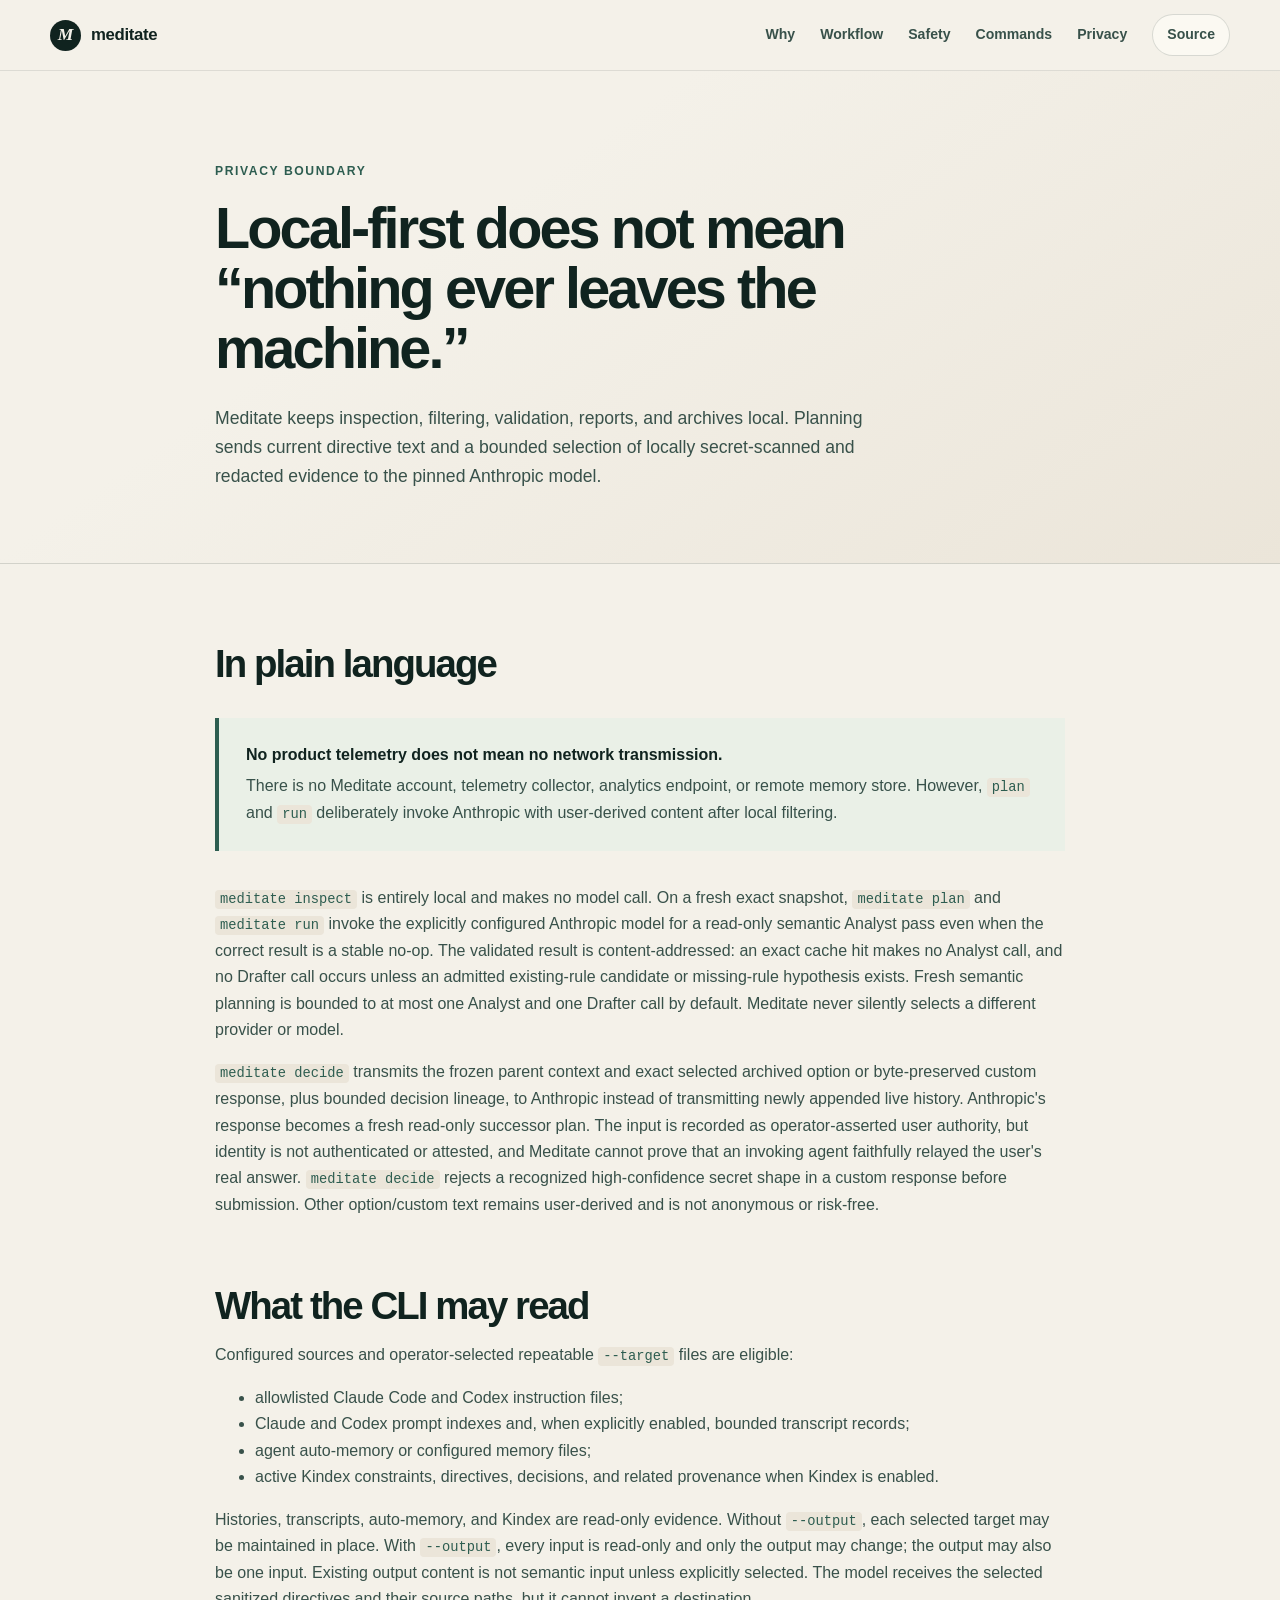
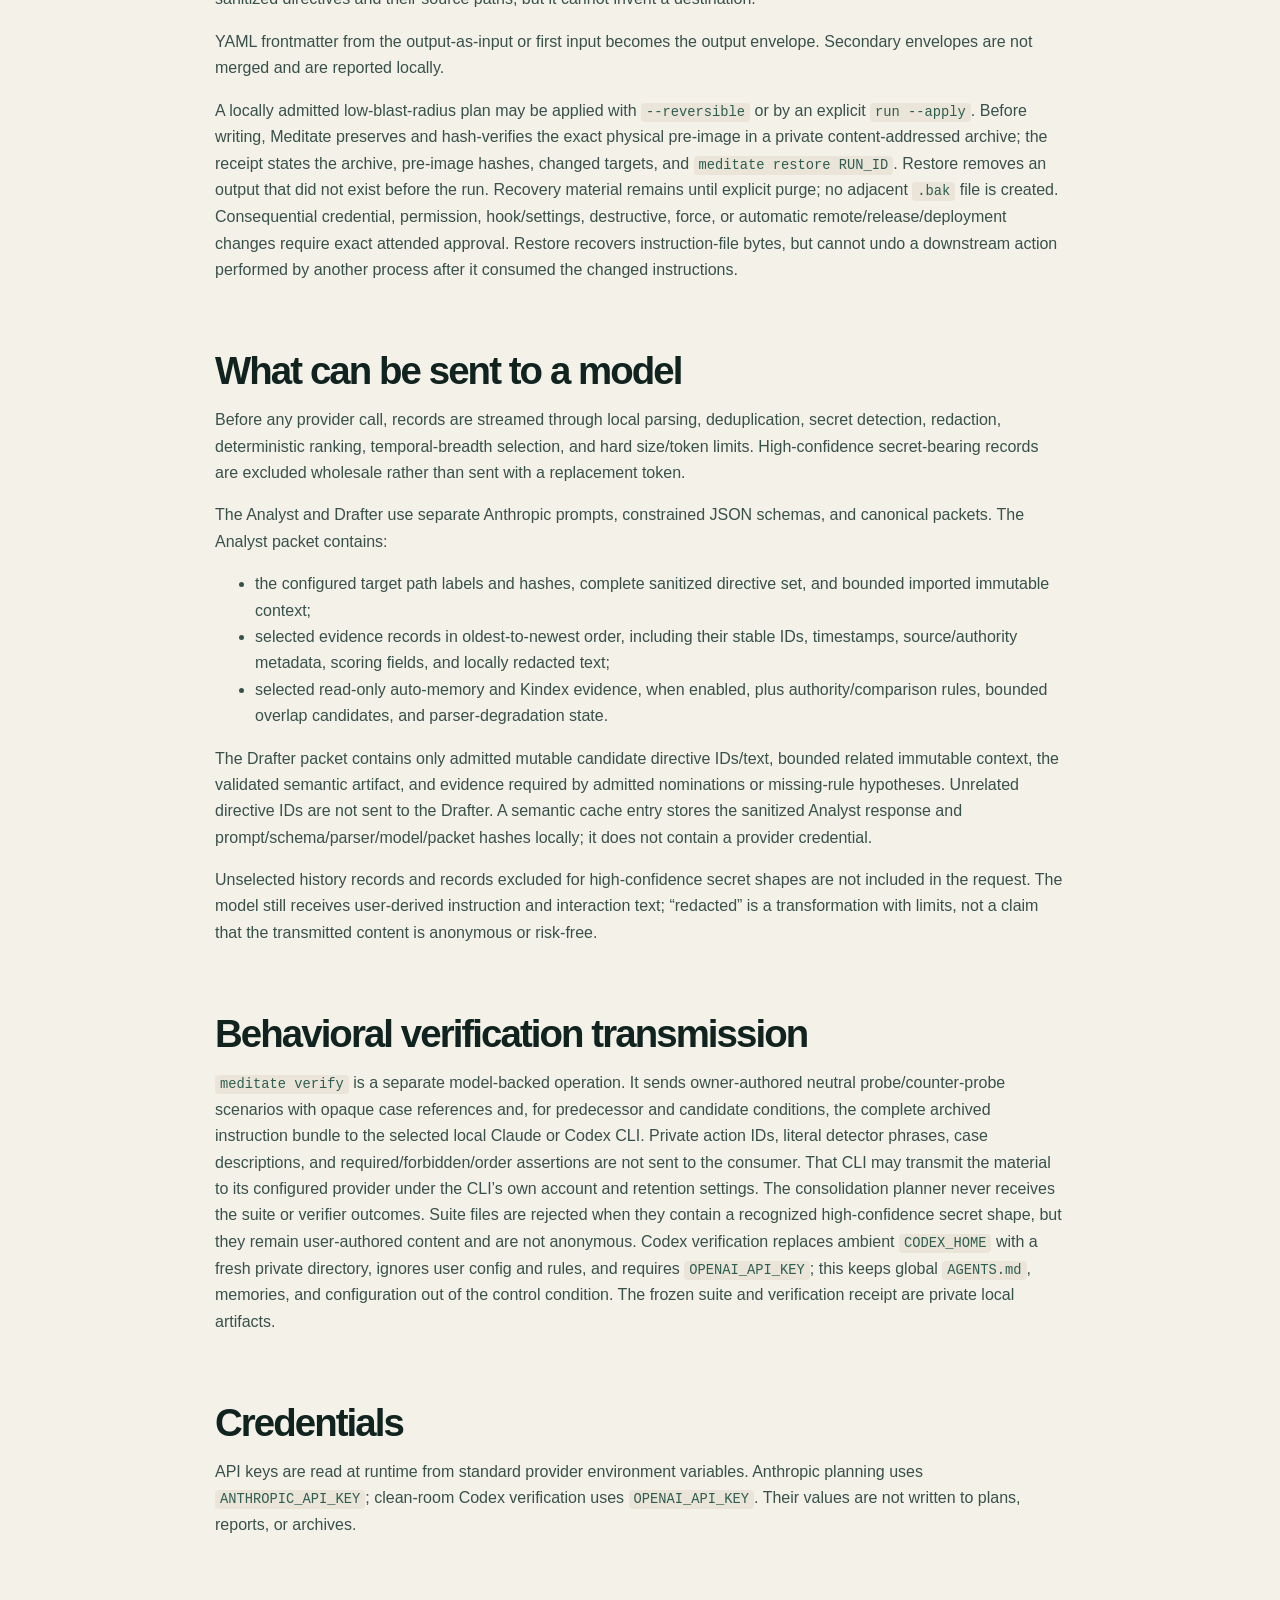
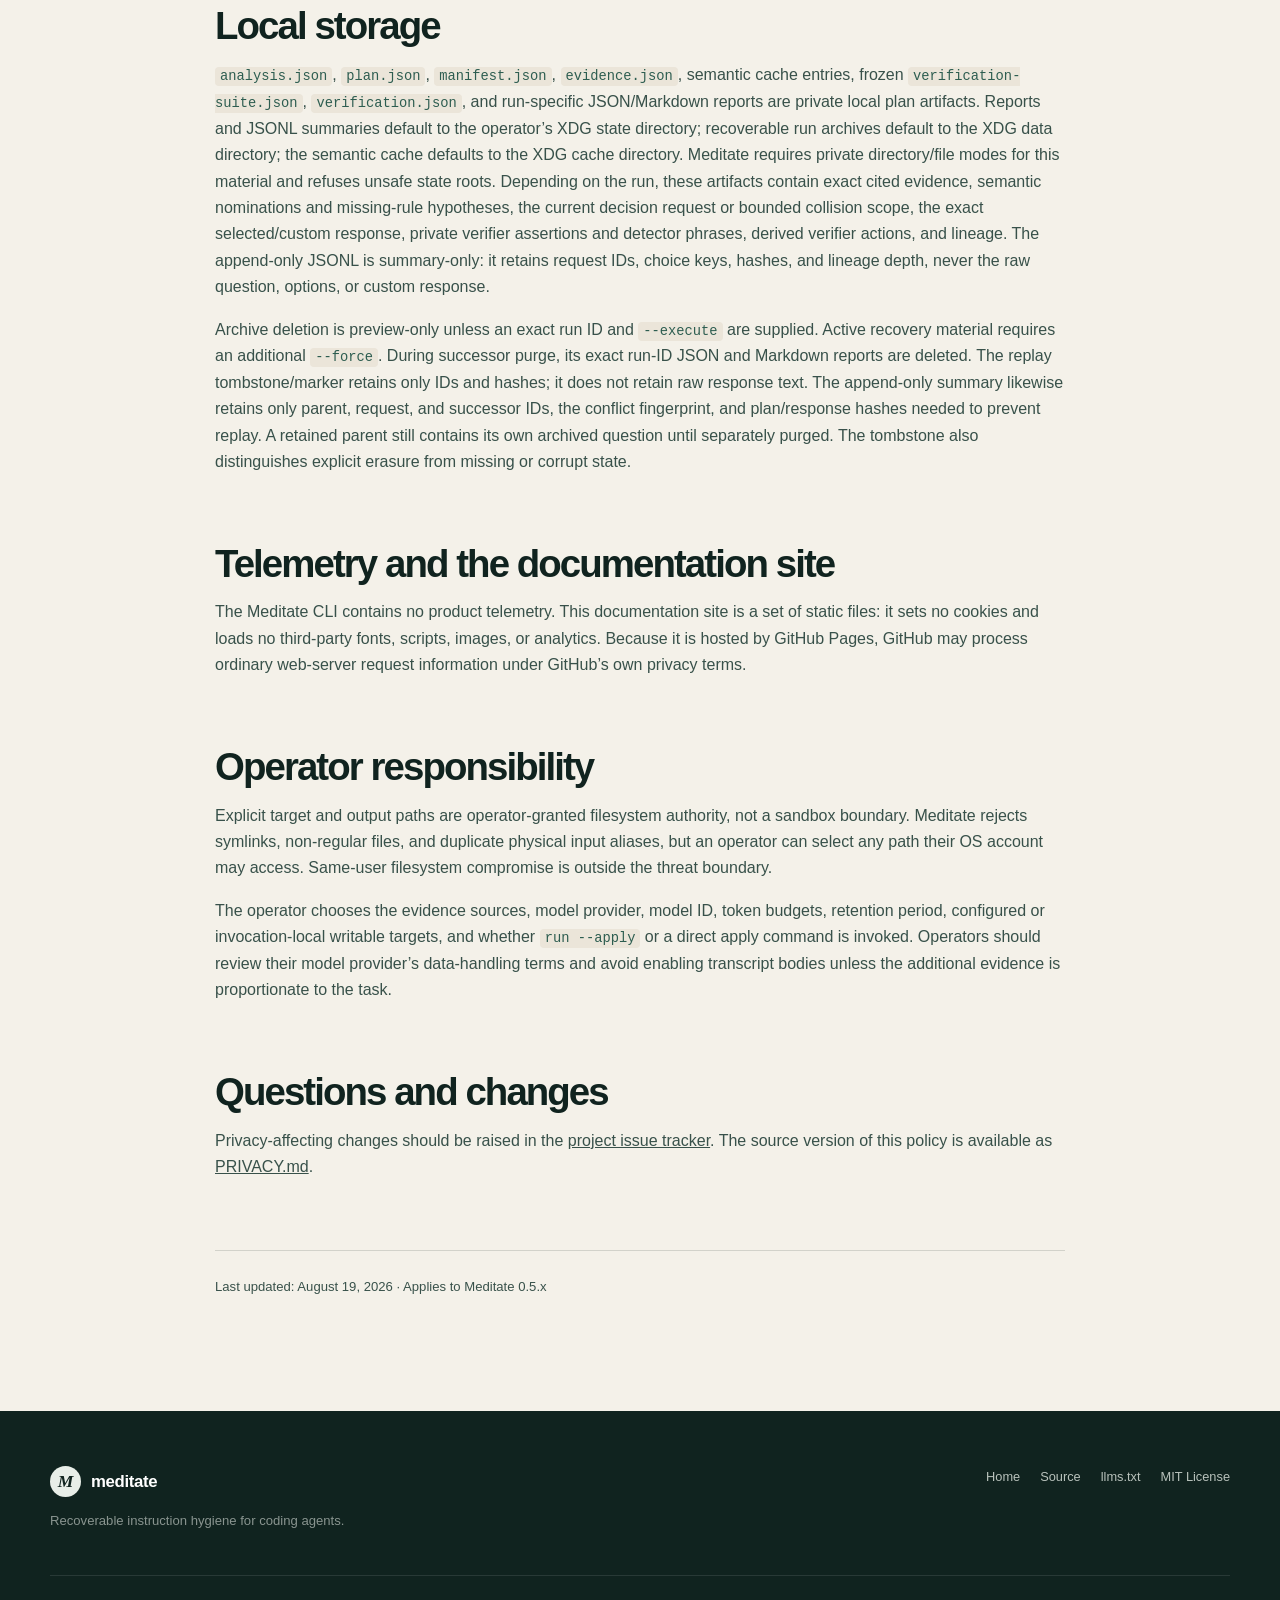
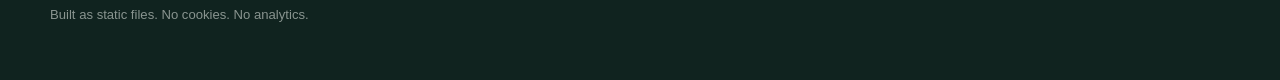
<file: docs/privacy.html>
<!doctype html>
<html lang="en">
<head>
  <meta charset="utf-8">
  <meta name="viewport" content="width=device-width, initial-scale=1">
  <title>Privacy — Meditate</title>
  <meta name="description" content="Meditate's local processing, model-call, archive, telemetry, and static-site privacy boundaries.">
  <meta name="theme-color" content="#10231f">
  <link rel="canonical" href="https://jmcentire.github.io/meditate/privacy.html">
  <link rel="icon" href="favicon.svg" type="image/svg+xml">
  <link rel="stylesheet" href="styles.css">
  <script src="site.js" defer></script>
</head>
<body>
  <a class="skip-link" href="#main">Skip to content</a>
  <header class="site-header">
    <div class="shell nav-wrap">
      <a class="brand" href="./" aria-label="Meditate home"><span class="brand-mark" aria-hidden="true">M</span><span>meditate</span></a>
      <button class="nav-toggle" type="button" aria-expanded="false" aria-controls="site-nav">
        <span class="sr-only">Toggle navigation</span><span></span><span></span><span></span>
      </button>
      <nav id="site-nav" class="site-nav" aria-label="Primary navigation">
        <a href="./#problem">Why</a>
        <a href="./#workflow">Workflow</a>
        <a href="./#safety">Safety</a>
        <a href="./#reference">Commands</a>
        <a href="privacy.html" aria-current="page">Privacy</a>
        <a class="nav-source" href="https://github.com/jmcentire/meditate">Source</a>
      </nav>
    </div>
  </header>

  <main id="main" class="privacy-main">
    <section class="privacy-hero">
      <div class="shell">
        <p class="eyebrow">Privacy boundary</p>
        <h1>Local-first does not mean “nothing ever leaves the machine.”</h1>
        <p>Meditate keeps inspection, filtering, validation, reports, and archives local. Planning sends current directive text and a bounded selection of locally secret-scanned and redacted evidence to the pinned Anthropic model.</p>
      </div>
    </section>

    <article class="shell privacy-content">
      <h2>In plain language</h2>
      <div class="privacy-callout">
        <strong>No product telemetry does not mean no network transmission.</strong>
        <p>There is no Meditate account, telemetry collector, analytics endpoint, or remote memory store. However, <code>plan</code> and <code>run</code> deliberately invoke Anthropic with user-derived content after local filtering.</p>
      </div>

      <p><code>meditate inspect</code> is entirely local and makes no model call. On a fresh exact snapshot, <code>meditate plan</code> and <code>meditate run</code> invoke the explicitly configured Anthropic model for a read-only semantic Analyst pass even when the correct result is a stable no-op. The validated result is content-addressed: an exact cache hit makes no Analyst call, and no Drafter call occurs unless an admitted existing-rule candidate or missing-rule hypothesis exists. Fresh semantic planning is bounded to at most one Analyst and one Drafter call by default. Meditate never silently selects a different provider or model.</p>
      <p><code>meditate decide</code> transmits the frozen parent context and exact selected archived option or byte-preserved custom response, plus bounded decision lineage, to Anthropic instead of transmitting newly appended live history. Anthropic's response becomes a fresh read-only successor plan. The input is recorded as operator-asserted user authority, but identity is not authenticated or attested, and Meditate cannot prove that an invoking agent faithfully relayed the user's real answer. <code>meditate decide</code> rejects a recognized high-confidence secret shape in a custom response before submission. Other option/custom text remains user-derived and is not anonymous or risk-free.</p>

      <h2>What the CLI may read</h2>
      <p>Configured sources and operator-selected repeatable <code>--target</code> files are eligible:</p>
      <ul>
        <li>allowlisted Claude Code and Codex instruction files;</li>
        <li>Claude and Codex prompt indexes and, when explicitly enabled, bounded transcript records;</li>
        <li>agent auto-memory or configured memory files;</li>
        <li>active Kindex constraints, directives, decisions, and related provenance when Kindex is enabled.</li>
      </ul>
      <p>Histories, transcripts, auto-memory, and Kindex are read-only evidence. Without <code>--output</code>, each selected target may be maintained in place. With <code>--output</code>, every input is read-only and only the output may change; the output may also be one input. Existing output content is not semantic input unless explicitly selected. The model receives the selected sanitized directives and their source paths, but it cannot invent a destination.</p>
      <p>YAML frontmatter from the output-as-input or first input becomes the output envelope. Secondary envelopes are not merged and are reported locally.</p>
      <p>A locally admitted low-blast-radius plan may be applied with <code>--reversible</code> or by an explicit <code>run --apply</code>. Before writing, Meditate preserves and hash-verifies the exact physical pre-image in a private content-addressed archive; the receipt states the archive, pre-image hashes, changed targets, and <code>meditate restore RUN_ID</code>. Restore removes an output that did not exist before the run. Recovery material remains until explicit purge; no adjacent <code>.bak</code> file is created. Consequential credential, permission, hook/settings, destructive, force, or automatic remote/release/deployment changes require exact attended approval. Restore recovers instruction-file bytes, but cannot undo a downstream action performed by another process after it consumed the changed instructions.</p>

      <h2>What can be sent to a model</h2>
      <p>Before any provider call, records are streamed through local parsing, deduplication, secret detection, redaction, deterministic ranking, temporal-breadth selection, and hard size/token limits. High-confidence secret-bearing records are excluded wholesale rather than sent with a replacement token.</p>
      <p>The Analyst and Drafter use separate Anthropic prompts, constrained JSON schemas, and canonical packets. The Analyst packet contains:</p>
      <ul>
        <li>the configured target path labels and hashes, complete sanitized directive set, and bounded imported immutable context;</li>
        <li>selected evidence records in oldest-to-newest order, including their stable IDs, timestamps, source/authority metadata, scoring fields, and locally redacted text;</li>
        <li>selected read-only auto-memory and Kindex evidence, when enabled, plus authority/comparison rules, bounded overlap candidates, and parser-degradation state.</li>
      </ul>
      <p>The Drafter packet contains only admitted mutable candidate directive IDs/text, bounded related immutable context, the validated semantic artifact, and evidence required by admitted nominations or missing-rule hypotheses. Unrelated directive IDs are not sent to the Drafter. A semantic cache entry stores the sanitized Analyst response and prompt/schema/parser/model/packet hashes locally; it does not contain a provider credential.</p>
      <p>Unselected history records and records excluded for high-confidence secret shapes are not included in the request. The model still receives user-derived instruction and interaction text; “redacted” is a transformation with limits, not a claim that the transmitted content is anonymous or risk-free.</p>

      <h2>Behavioral verification transmission</h2>
      <p><code>meditate verify</code> is a separate model-backed operation. It sends owner-authored neutral probe/counter-probe scenarios with opaque case references and, for predecessor and candidate conditions, the complete archived instruction bundle to the selected local Claude or Codex CLI. Private action IDs, literal detector phrases, case descriptions, and required/forbidden/order assertions are not sent to the consumer. That CLI may transmit the material to its configured provider under the CLI’s own account and retention settings. The consolidation planner never receives the suite or verifier outcomes. Suite files are rejected when they contain a recognized high-confidence secret shape, but they remain user-authored content and are not anonymous. Codex verification replaces ambient <code>CODEX_HOME</code> with a fresh private directory, ignores user config and rules, and requires <code>OPENAI_API_KEY</code>; this keeps global <code>AGENTS.md</code>, memories, and configuration out of the control condition. The frozen suite and verification receipt are private local artifacts.</p>

      <h2>Credentials</h2>
      <p>API keys are read at runtime from standard provider environment variables. Anthropic planning uses <code>ANTHROPIC_API_KEY</code>; clean-room Codex verification uses <code>OPENAI_API_KEY</code>. Their values are not written to plans, reports, or archives.</p>

      <h2>Local storage</h2>
      <p><code>analysis.json</code>, <code>plan.json</code>, <code>manifest.json</code>, <code>evidence.json</code>, semantic cache entries, frozen <code>verification-suite.json</code>, <code>verification.json</code>, and run-specific JSON/Markdown reports are private local plan artifacts. Reports and JSONL summaries default to the operator’s XDG state directory; recoverable run archives default to the XDG data directory; the semantic cache defaults to the XDG cache directory. Meditate requires private directory/file modes for this material and refuses unsafe state roots. Depending on the run, these artifacts contain exact cited evidence, semantic nominations and missing-rule hypotheses, the current decision request or bounded collision scope, the exact selected/custom response, private verifier assertions and detector phrases, derived verifier actions, and lineage. The append-only JSONL is summary-only: it retains request IDs, choice keys, hashes, and lineage depth, never the raw question, options, or custom response.</p>
      <p>Archive deletion is preview-only unless an exact run ID and <code>--execute</code> are supplied. Active recovery material requires an additional <code>--force</code>. During successor purge, its exact run-ID JSON and Markdown reports are deleted. The replay tombstone/marker retains only IDs and hashes; it does not retain raw response text. The append-only summary likewise retains only parent, request, and successor IDs, the conflict fingerprint, and plan/response hashes needed to prevent replay. A retained parent still contains its own archived question until separately purged. The tombstone also distinguishes explicit erasure from missing or corrupt state.</p>

      <h2>Telemetry and the documentation site</h2>
      <p>The Meditate CLI contains no product telemetry. This documentation site is a set of static files: it sets no cookies and loads no third-party fonts, scripts, images, or analytics. Because it is hosted by GitHub Pages, GitHub may process ordinary web-server request information under GitHub’s own privacy terms.</p>

      <h2>Operator responsibility</h2>
      <p>Explicit target and output paths are operator-granted filesystem authority, not a sandbox boundary. Meditate rejects symlinks, non-regular files, and duplicate physical input aliases, but an operator can select any path their OS account may access. Same-user filesystem compromise is outside the threat boundary.</p>
      <p>The operator chooses the evidence sources, model provider, model ID, token budgets, retention period, configured or invocation-local writable targets, and whether <code>run --apply</code> or a direct apply command is invoked. Operators should review their model provider’s data-handling terms and avoid enabling transcript bodies unless the additional evidence is proportionate to the task.</p>

      <h2>Questions and changes</h2>
      <p>Privacy-affecting changes should be raised in the <a href="https://github.com/jmcentire/meditate/issues">project issue tracker</a>. The source version of this policy is available as <a href="https://github.com/jmcentire/meditate/blob/main/PRIVACY.md">PRIVACY.md</a>.</p>
      <p class="privacy-meta">Last updated: August 19, 2026 · Applies to Meditate 0.5.x</p>
    </article>
  </main>

  <footer class="site-footer">
    <div class="shell footer-grid">
      <div><a class="brand footer-brand" href="./"><span class="brand-mark" aria-hidden="true">M</span><span>meditate</span></a><p>Recoverable instruction hygiene for coding agents.</p></div>
      <div class="footer-links"><a href="./">Home</a><a href="https://github.com/jmcentire/meditate">Source</a><a href="llms.txt">llms.txt</a><a href="https://github.com/jmcentire/meditate/blob/main/LICENSE">MIT License</a></div>
      <p class="footer-meta">Built as static files. No cookies. No analytics.</p>
    </div>
  </footer>
</body>
</html>
</file>
<file: docs/styles.css>
:root {
  --ink: #10231f;
  --ink-soft: #38514a;
  --paper: #f4f1e9;
  --paper-deep: #ebe5d9;
  --surface: #fffdf7;
  --moss: #2d5d50;
  --moss-bright: #4f8978;
  --sage: #b9c9ae;
  --amber: #d8a34d;
  --rust: #a84f35;
  --line: rgba(16, 35, 31, 0.15);
  --shadow: 0 24px 70px rgba(29, 52, 46, 0.12);
  --mono: "SFMono-Regular", Consolas, "Liberation Mono", monospace;
  --sans: Inter, ui-sans-serif, -apple-system, BlinkMacSystemFont, "Segoe UI", sans-serif;
  --serif: Iowan Old Style, Baskerville, "Times New Roman", serif;
  --shell: 1180px;
}

* {
  box-sizing: border-box;
}

html {
  scroll-behavior: smooth;
}

body {
  margin: 0;
  background: var(--paper);
  color: var(--ink);
  font-family: var(--sans);
  line-height: 1.65;
  text-rendering: optimizeLegibility;
}

a {
  color: inherit;
}

button,
input {
  font: inherit;
}

code,
pre {
  font-family: var(--mono);
}

.shell {
  width: min(calc(100% - 40px), var(--shell));
  margin-inline: auto;
}

.sr-only {
  position: absolute;
  width: 1px;
  height: 1px;
  padding: 0;
  margin: -1px;
  overflow: hidden;
  clip: rect(0, 0, 0, 0);
  white-space: nowrap;
  border: 0;
}

.skip-link {
  position: fixed;
  z-index: 1000;
  top: 12px;
  left: 12px;
  transform: translateY(-160%);
  padding: 10px 15px;
  border-radius: 8px;
  background: var(--ink);
  color: white;
}

.skip-link:focus {
  transform: translateY(0);
}

.site-header {
  position: sticky;
  z-index: 100;
  top: 0;
  border-bottom: 1px solid rgba(16, 35, 31, 0.1);
  background: rgba(244, 241, 233, 0.9);
  backdrop-filter: blur(18px);
}

.nav-wrap {
  display: flex;
  min-height: 70px;
  align-items: center;
  justify-content: space-between;
  gap: 28px;
}

.brand {
  display: inline-flex;
  align-items: center;
  gap: 10px;
  color: var(--ink);
  font-size: 1.05rem;
  font-weight: 750;
  letter-spacing: -0.02em;
  text-decoration: none;
}

.brand-mark {
  display: inline-grid;
  width: 31px;
  height: 31px;
  place-items: center;
  border-radius: 50%;
  background: var(--ink);
  color: var(--paper);
  font-family: var(--serif);
  font-size: 1.1rem;
  font-style: italic;
}

.site-nav {
  display: flex;
  align-items: center;
  gap: 25px;
}

.site-nav a {
  color: var(--ink-soft);
  font-size: 0.88rem;
  font-weight: 650;
  text-decoration: none;
}

.site-nav a:hover,
.site-nav a:focus-visible {
  color: var(--ink);
}

.site-nav .nav-source {
  padding: 8px 14px;
  border: 1px solid var(--line);
  border-radius: 999px;
  background: rgba(255, 253, 247, 0.6);
}

.nav-toggle {
  display: none;
  width: 42px;
  height: 42px;
  align-items: center;
  justify-content: center;
  flex-direction: column;
  gap: 5px;
  border: 1px solid var(--line);
  border-radius: 10px;
  background: transparent;
}

.nav-toggle span:not(.sr-only) {
  display: block;
  width: 18px;
  height: 2px;
  background: var(--ink);
}

.hero {
  position: relative;
  overflow: hidden;
  padding: 104px 0 110px;
  border-bottom: 1px solid var(--line);
  background:
    radial-gradient(circle at 78% 20%, rgba(185, 201, 174, 0.28), transparent 31%),
    linear-gradient(145deg, var(--paper) 35%, #ece8db 100%);
}

.hero-orbit {
  position: absolute;
  border: 1px solid rgba(45, 93, 80, 0.13);
  border-radius: 50%;
  pointer-events: none;
}

.orbit-one {
  width: 510px;
  height: 510px;
  top: -275px;
  right: 5%;
}

.orbit-two {
  width: 780px;
  height: 780px;
  right: -310px;
  bottom: -590px;
}

.hero-grid {
  position: relative;
  display: grid;
  grid-template-columns: minmax(0, 1.08fr) minmax(430px, 0.92fr);
  align-items: center;
  gap: 78px;
}

.eyebrow {
  margin: 0 0 18px;
  color: var(--moss);
  font-size: 0.76rem;
  font-weight: 800;
  letter-spacing: 0.13em;
  text-transform: uppercase;
}

.status-dot {
  display: inline-block;
  width: 7px;
  height: 7px;
  margin: 0 8px 1px 0;
  border-radius: 50%;
  background: var(--moss-bright);
  box-shadow: 0 0 0 5px rgba(79, 137, 120, 0.12);
}

.hero h1 {
  max-width: 720px;
  margin: 0;
  font-size: clamp(3.35rem, 6.1vw, 5.9rem);
  font-weight: 700;
  letter-spacing: -0.067em;
  line-height: 0.95;
}

.hero h1 em {
  color: var(--moss);
  font-family: var(--serif);
  font-weight: 500;
}

.hero-lede {
  max-width: 650px;
  margin: 32px 0 0;
  color: var(--ink-soft);
  font-size: clamp(1.05rem, 1.6vw, 1.22rem);
}

.hero-actions {
  display: flex;
  flex-wrap: wrap;
  gap: 12px;
  margin-top: 34px;
}

.button {
  display: inline-flex;
  min-height: 48px;
  align-items: center;
  justify-content: center;
  padding: 0 21px;
  border: 1px solid var(--ink);
  border-radius: 999px;
  font-size: 0.91rem;
  font-weight: 750;
  text-decoration: none;
  transition: transform 150ms ease, box-shadow 150ms ease, background 150ms ease;
}

.button:hover {
  transform: translateY(-2px);
}

.button-primary {
  background: var(--ink);
  color: white;
  box-shadow: 0 12px 25px rgba(16, 35, 31, 0.16);
}

.button-secondary {
  background: transparent;
  color: var(--ink);
}

.hero-facts {
  display: flex;
  flex-wrap: wrap;
  gap: 10px 20px;
  margin-top: 28px;
  color: var(--ink-soft);
  font-size: 0.78rem;
  font-weight: 650;
}

.hero-facts span::before {
  content: "·";
  margin-right: 9px;
  color: var(--amber);
  font-size: 1.2em;
}

.terminal-card {
  overflow: hidden;
  border: 1px solid rgba(255, 255, 255, 0.11);
  border-radius: 18px;
  background: #10231f;
  color: #e8eee8;
  box-shadow: var(--shadow);
  transform: rotate(0.6deg);
}

.terminal-bar {
  display: flex;
  align-items: center;
  gap: 7px;
  min-height: 48px;
  padding: 0 18px;
  border-bottom: 1px solid rgba(255, 255, 255, 0.09);
  background: rgba(255, 255, 255, 0.025);
}

.terminal-bar span {
  width: 9px;
  height: 9px;
  border-radius: 50%;
  background: rgba(255, 255, 255, 0.22);
}

.terminal-bar span:first-child { background: #d47b5f; }
.terminal-bar span:nth-child(2) { background: #d8a34d; }
.terminal-bar span:nth-child(3) { background: #72a487; }

.terminal-bar p {
  margin: 0 0 0 7px;
  color: rgba(255, 255, 255, 0.43);
  font: 0.71rem var(--mono);
}

.terminal-card pre {
  min-height: 340px;
  margin: 0;
  padding: 31px 30px;
  overflow-x: auto;
  font-size: clamp(0.73rem, 1.1vw, 0.86rem);
  line-height: 1.8;
}

.terminal-card .comment { color: #799389; }
.terminal-card .prompt { color: #d8a34d; }
.terminal-card .output { color: #e9e1c8; }
.terminal-card .safe { color: #92c6a7; }

.section {
  padding: 104px 0;
  border-bottom: 1px solid var(--line);
}

.section-heading {
  margin-bottom: 48px;
}

.section-heading.narrow {
  max-width: 780px;
}

.section-heading h2,
.start-section h2,
.closing-card h2,
.privacy-hero h1,
.privacy-content h2 {
  margin: 0;
  font-size: clamp(2.35rem, 4.5vw, 4.35rem);
  font-weight: 650;
  letter-spacing: -0.05em;
  line-height: 1.04;
}

.section-heading > p:last-child,
.start-copy {
  max-width: 720px;
  margin: 24px 0 0;
  color: var(--ink-soft);
  font-size: 1.05rem;
}

.problem-section {
  background: var(--surface);
}

.comparison-grid {
  display: grid;
  grid-template-columns: 1fr 1fr;
  gap: 22px;
}

.comparison-card {
  display: flex;
  min-height: 420px;
  flex-direction: column;
  padding: 34px;
  border: 1px solid var(--line);
  border-radius: 18px;
  background: var(--paper);
}

.after-card {
  border-color: rgba(45, 93, 80, 0.27);
  background: #eaf0e7;
}

.card-label {
  margin: 0 0 24px;
  color: var(--ink-soft);
  font-size: 0.75rem;
  font-weight: 800;
  letter-spacing: 0.12em;
  text-transform: uppercase;
}

.rule-stack {
  display: grid;
  gap: 9px;
  margin: 0;
  padding: 0;
  list-style: none;
}

.rule-stack li {
  display: grid;
  grid-template-columns: 36px 1fr;
  align-items: start;
  padding: 13px 15px;
  border: 1px solid rgba(168, 79, 53, 0.18);
  border-radius: 9px;
  background: rgba(255, 253, 247, 0.72);
  color: #633a2f;
  font-size: 0.9rem;
}

.rule-stack li span {
  color: rgba(99, 58, 47, 0.48);
  font: 0.72rem var(--mono);
}

.resolved-rule {
  display: grid;
  grid-template-columns: 34px 1fr;
  gap: 14px;
  padding: 20px;
  border: 1px solid rgba(45, 93, 80, 0.21);
  border-radius: 12px;
  background: rgba(255, 253, 247, 0.62);
}

.resolved-icon {
  display: inline-grid;
  width: 30px;
  height: 30px;
  place-items: center;
  border-radius: 50%;
  background: var(--moss);
  color: white;
  font-weight: 800;
}

.resolved-rule p {
  margin: 0;
  font-size: 0.96rem;
  font-weight: 650;
}

.lineage-list {
  display: grid;
  gap: 9px;
  margin: 24px 0 0;
  padding: 0;
  color: var(--ink-soft);
  font-size: 0.87rem;
  list-style: none;
}

.lineage-list li::before {
  content: "↳";
  margin-right: 8px;
  color: var(--moss);
}

.card-result {
  margin: auto 0 0;
  padding-top: 25px;
  font-size: 0.84rem;
  font-weight: 800;
}

.card-result.bad { color: var(--rust); }
.card-result.good { color: var(--moss); }

.principles-section {
  background: var(--paper);
}

.feature-grid {
  display: grid;
  grid-template-columns: repeat(4, 1fr);
  gap: 15px;
}

.feature-card {
  min-height: 280px;
  padding: 25px;
  border-top: 3px solid var(--moss);
  background: rgba(255, 253, 247, 0.55);
}

.feature-number {
  color: var(--moss-bright);
  font: 0.72rem var(--mono);
}

.feature-card h3 {
  margin: 46px 0 13px;
  font-size: 1.12rem;
}

.feature-card p {
  margin: 0;
  color: var(--ink-soft);
  font-size: 0.88rem;
}

.workflow-section {
  background: var(--ink);
  color: #edf2ec;
}

.workflow-section .eyebrow {
  color: #9ac3b4;
}

.flow {
  display: grid;
  grid-template-columns: 1fr auto 1fr auto 1fr auto 1fr auto 1fr;
  align-items: stretch;
  gap: 13px;
}

.flow-step {
  padding: 20px 18px;
  border: 1px solid rgba(255, 255, 255, 0.13);
  border-radius: 12px;
  background: rgba(255, 255, 255, 0.035);
}

.flow-step > span {
  color: #d8b46f;
  font: 0.72rem var(--mono);
}

.flow-step h3 {
  margin: 29px 0 9px;
  font-size: 1rem;
}

.flow-step p {
  margin: 0;
  color: rgba(237, 242, 236, 0.66);
  font-size: 0.78rem;
}

.flow-arrow {
  display: grid;
  place-items: center;
  color: rgba(237, 242, 236, 0.3);
}

.boundary-note {
  display: grid;
  grid-template-columns: minmax(180px, 0.3fr) 1fr;
  gap: 35px;
  margin-top: 58px;
  padding-top: 32px;
  border-top: 1px solid rgba(255, 255, 255, 0.15);
}

.boundary-note p {
  margin: 0;
  color: rgba(237, 242, 236, 0.67);
  font-size: 0.88rem;
}

.boundary-note .boundary-title {
  color: #edf2ec;
  font-weight: 750;
}

.safety-section {
  background: var(--surface);
}

.safety-grid {
  display: grid;
  grid-template-columns: 0.85fr 1.15fr;
  gap: 88px;
}

.text-link {
  display: inline-block;
  margin-top: 25px;
  color: var(--moss);
  font-size: 0.89rem;
  font-weight: 750;
  text-decoration: none;
}

.safety-list {
  border-top: 1px solid var(--line);
}

.safety-list article {
  display: grid;
  grid-template-columns: 42px 1fr;
  gap: 18px;
  padding: 24px 0;
  border-bottom: 1px solid var(--line);
}

.safety-mark {
  display: grid;
  width: 34px;
  height: 34px;
  place-items: center;
  border: 1px solid var(--moss);
  border-radius: 50%;
  color: var(--moss);
  font: 0.78rem var(--mono);
}

.safety-list h3 {
  margin: 0 0 5px;
  font-size: 1rem;
}

.safety-list p {
  margin: 0;
  color: var(--ink-soft);
  font-size: 0.87rem;
}

.start-section {
  background: var(--paper-deep);
}

.start-grid {
  display: grid;
  grid-template-columns: 0.8fr 1.2fr;
  align-items: center;
  gap: 75px;
}

.code-panel {
  overflow: hidden;
  border-radius: 14px;
  background: var(--ink);
  color: #e9eee9;
  box-shadow: var(--shadow);
}

.code-panel-head {
  display: flex;
  min-height: 46px;
  align-items: center;
  justify-content: space-between;
  padding: 0 18px;
  border-bottom: 1px solid rgba(255, 255, 255, 0.1);
  color: rgba(255, 255, 255, 0.45);
  font: 0.72rem var(--mono);
}

.copy-button {
  padding: 5px 10px;
  border: 1px solid rgba(255, 255, 255, 0.18);
  border-radius: 6px;
  background: transparent;
  color: rgba(255, 255, 255, 0.75);
  cursor: pointer;
  font-size: 0.7rem;
}

.copy-button:hover,
.copy-button:focus-visible {
  background: rgba(255, 255, 255, 0.08);
  color: white;
}

.code-panel pre {
  margin: 0;
  padding: 26px;
  overflow-x: auto;
  font-size: 0.82rem;
  line-height: 1.75;
}

.reference-section {
  background: var(--surface);
}

.command-table-wrap {
  overflow-x: auto;
  border-top: 1px solid var(--line);
}

.command-table {
  width: 100%;
  border-collapse: collapse;
  font-size: 0.9rem;
}

.command-table th,
.command-table td {
  padding: 17px 14px;
  border-bottom: 1px solid var(--line);
  text-align: left;
  vertical-align: top;
}

.command-table th {
  color: var(--ink-soft);
  font-size: 0.72rem;
  letter-spacing: 0.1em;
  text-transform: uppercase;
}

.command-table td:first-child {
  width: 24%;
}

.command-table td:last-child {
  width: 18%;
  color: var(--ink-soft);
  font-size: 0.78rem;
  font-weight: 700;
}

.command-table code {
  color: var(--moss);
  font-size: 0.82rem;
  font-weight: 750;
}

.reference-links {
  display: flex;
  flex-wrap: wrap;
  gap: 12px 28px;
  margin-top: 27px;
}

.reference-links a {
  color: var(--moss);
  font-size: 0.86rem;
  font-weight: 750;
  text-decoration: none;
}

.closing-section {
  background: var(--paper);
}

.closing-card {
  padding: 66px;
  border-radius: 23px;
  background: var(--sage);
  text-align: center;
}

.closing-card h2 {
  max-width: 880px;
  margin-inline: auto;
}

.closing-card .hero-actions {
  justify-content: center;
}

.site-footer {
  padding: 55px 0;
  background: var(--ink);
  color: #e8eee8;
}

.footer-grid {
  display: grid;
  grid-template-columns: 1fr auto;
  gap: 30px;
  align-items: start;
}

.footer-brand {
  color: white;
}

.footer-brand .brand-mark {
  background: #e8eee8;
  color: var(--ink);
}

.site-footer p {
  margin: 13px 0 0;
  color: rgba(232, 238, 232, 0.56);
  font-size: 0.82rem;
}

.footer-links {
  display: flex;
  gap: 20px;
}

.footer-links a {
  color: rgba(232, 238, 232, 0.78);
  font-size: 0.8rem;
  text-decoration: none;
}

.footer-grid .footer-meta {
  grid-column: 1 / -1;
  padding-top: 28px;
  border-top: 1px solid rgba(255, 255, 255, 0.1);
}

/* Privacy page */
.privacy-main {
  min-height: 70vh;
}

.privacy-hero {
  padding: 90px 0 72px;
  border-bottom: 1px solid var(--line);
  background: linear-gradient(145deg, var(--paper) 35%, var(--paper-deep));
}

.privacy-hero .shell {
  max-width: 850px;
}

.privacy-hero p:last-child {
  max-width: 680px;
  margin: 25px 0 0;
  color: var(--ink-soft);
  font-size: 1.1rem;
}

.privacy-content {
  max-width: 850px;
  padding-top: 80px;
  padding-bottom: 100px;
}

.privacy-content h2 {
  margin-top: 68px;
  font-size: clamp(1.7rem, 3vw, 2.45rem);
}

.privacy-content h2:first-child {
  margin-top: 0;
}

.privacy-content h3 {
  margin-top: 33px;
  font-size: 1.08rem;
}

.privacy-content p,
.privacy-content li {
  color: var(--ink-soft);
}

.privacy-content code {
  padding: 2px 5px;
  border-radius: 4px;
  background: var(--paper-deep);
  color: var(--moss);
  font-size: 0.86em;
}

.privacy-callout {
  margin: 34px 0;
  padding: 24px 27px;
  border-left: 4px solid var(--moss);
  background: #eaf0e7;
}

.privacy-callout strong {
  display: block;
  margin-bottom: 5px;
}

.privacy-callout p {
  margin: 0;
}

.privacy-meta {
  margin-top: 70px;
  padding-top: 25px;
  border-top: 1px solid var(--line);
  font-size: 0.82rem;
}

@media (max-width: 1040px) {
  .hero-grid {
    grid-template-columns: 1fr;
  }

  .hero-copy {
    max-width: 760px;
  }

  .terminal-card {
    max-width: 720px;
    transform: none;
  }

  .feature-grid {
    grid-template-columns: repeat(2, 1fr);
  }

  .flow {
    grid-template-columns: repeat(5, 1fr);
  }

  .flow-arrow {
    display: none;
  }
}

@media (max-width: 820px) {
  .site-header {
    backdrop-filter: none;
  }

  .nav-toggle {
    display: flex;
  }

  .site-nav {
    position: absolute;
    top: calc(100% + 1px);
    right: 0;
    left: 0;
    display: none;
    align-items: stretch;
    flex-direction: column;
    gap: 0;
    padding: 12px 20px 20px;
    border-bottom: 1px solid var(--line);
    background: var(--paper);
  }

  .site-nav.is-open {
    display: flex;
  }

  .site-nav a {
    padding: 11px 0;
  }

  .site-nav .nav-source {
    margin-top: 5px;
    padding: 9px 14px;
    text-align: center;
  }

  .hero,
  .section {
    padding: 78px 0;
  }

  .comparison-grid,
  .safety-grid,
  .start-grid {
    grid-template-columns: 1fr;
  }

  .safety-grid,
  .start-grid {
    gap: 45px;
  }

  .flow {
    grid-template-columns: repeat(2, 1fr);
  }

  .boundary-note {
    grid-template-columns: 1fr;
    gap: 12px;
  }

  .closing-card {
    padding: 48px 25px;
  }

  .footer-grid {
    grid-template-columns: 1fr;
  }

  .footer-links {
    flex-wrap: wrap;
  }
}

@media (max-width: 560px) {
  .shell {
    width: min(calc(100% - 28px), var(--shell));
  }

  .hero {
    padding-top: 62px;
  }

  .hero h1 {
    font-size: clamp(3rem, 15vw, 4.2rem);
  }

  .terminal-card pre {
    min-height: 0;
    padding: 22px 18px;
    font-size: 0.68rem;
  }

  .comparison-card {
    min-height: 0;
    padding: 24px;
  }

  .feature-grid,
  .flow {
    grid-template-columns: 1fr;
  }

  .feature-card {
    min-height: 220px;
  }

  .command-table th:nth-child(3),
  .command-table td:nth-child(3) {
    display: none;
  }

  .command-table td:first-child {
    width: 40%;
  }
}

@media (prefers-reduced-motion: reduce) {
  html {
    scroll-behavior: auto;
  }

  *,
  *::before,
  *::after {
    scroll-behavior: auto !important;
    transition-duration: 0.01ms !important;
  }
}
</file>
